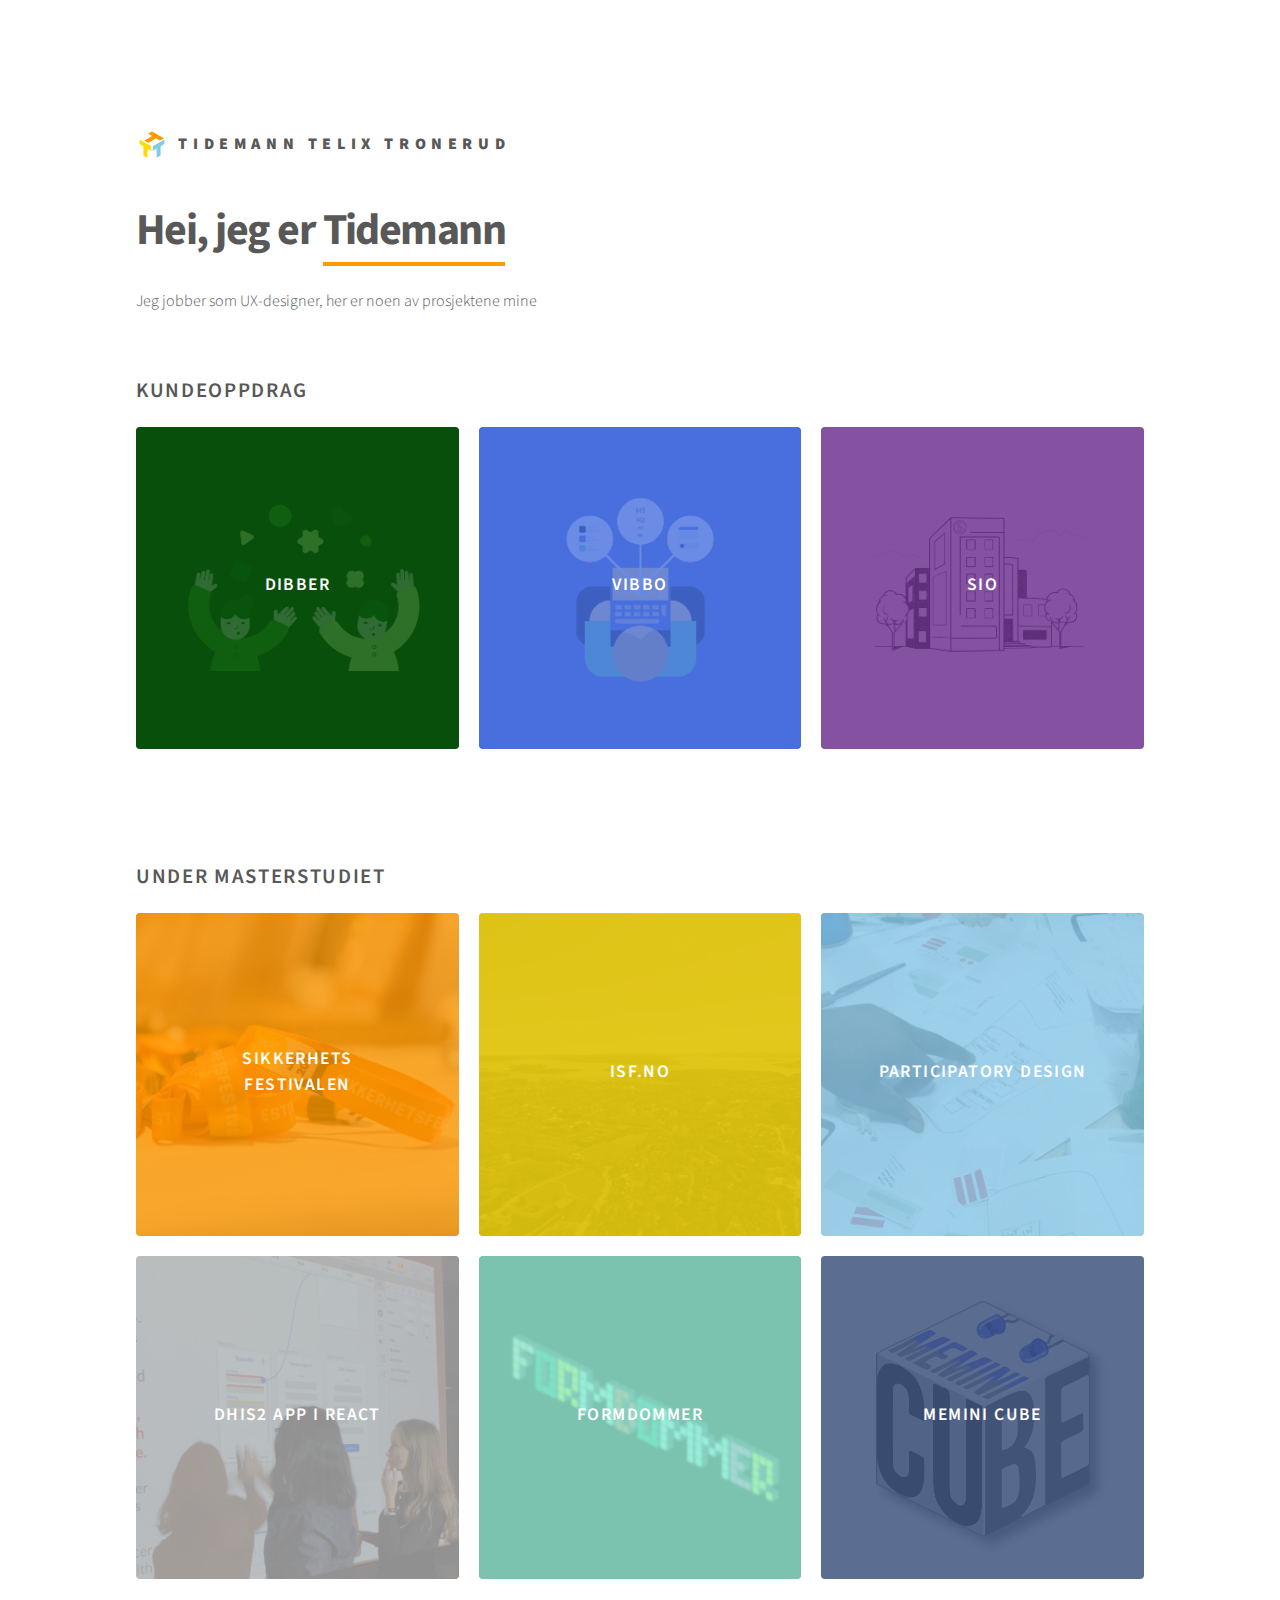
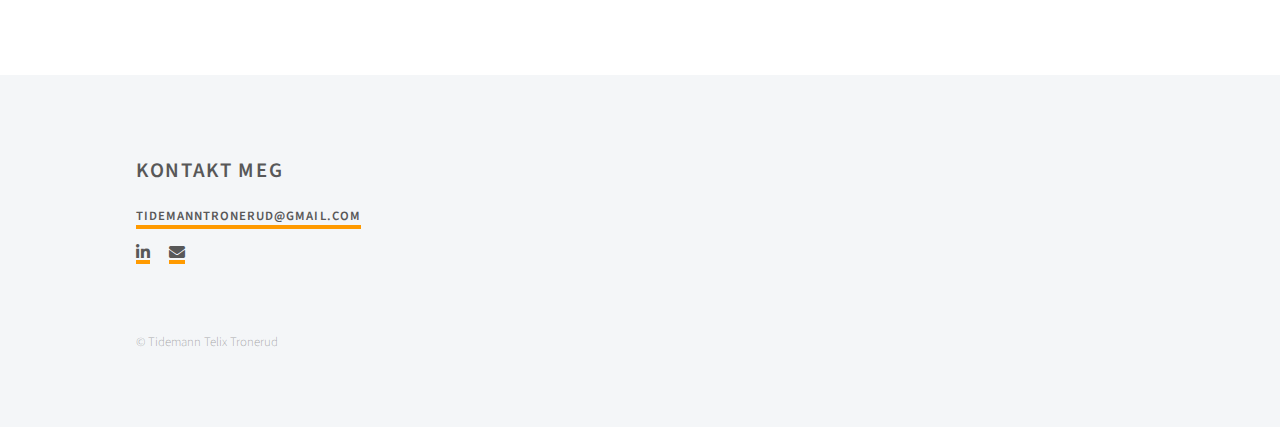
<file: index.html>
<!DOCTYPE HTML>
<!--
	Phantom by HTML5 UP
	html5up.net | @ajlkn
	Free for personal and commercial use under the CCA 3.0 license (html5up.net/license)
-->
<html>
	<head>
		<title>Tidemann Telix Tronerud</title>
		<meta charset="utf-8" />
		<meta name="viewport" content="width=device-width, initial-scale=1, user-scalable=no" />
		<link rel="stylesheet" href="assets/css/main.css" />
		<link rel="icon" href="/images/favicon.png" type="image/png">
		<noscript><link rel="stylesheet" href="assets/css/noscript.css" /></noscript>
	</head>
	<body class="is-preload">
		<!-- Wrapper -->
			<div id="wrapper">

				<!-- Header -->
					<header id="header">
						<div class="inner">

							<!-- Logo -->
								<a href="index.html" class="logo">
									<span class="symbol"><img src="images/logo.svg" alt="" /></span><span class="title">Tidemann Telix Tronerud</span>
								</a>

							<!-- Nav -->
							<!-- 
								<nav>
									<ul>
										<li><a href="#menu">Meny</a></li>
									</ul>
								</nav>
							-->
						</div>
					</header>

				<!-- Menu -->
					<nav id="menu">
						<h2>Meny</h2>
						<ul>
							<li><a href="index.html">Hjem</a></li>
						</ul>
					</nav>

				<!-- Main -->
					<div id="main">
						<div class="inner">
							<header>
								<h1>Hei, jeg er <a href="https://www.linkedin.com/in/tidemann-telix-tronerud-4684ba15a">Tidemann</a></h1>
								<p>Jeg jobber som UX-designer, her er noen av prosjektene mine</p>
							</header>
							<br>
							<h3>Kundeoppdrag</h3>
							<section class="tiles">
								<article class="style13">
									<span class="image">
										<img src="images/dibber1.png" alt="" />
									</span>
									<a href="dibber.html">
										<h2>Dibber</h2>
										<div class="content">
											<p>App- og webdesign for barnehagetjenesten Dibber</p>
										</div>
									</a>
								</article>
								<article class="style12">
									<span class="image">
										<img src="images/vibbo1.png" alt="" />
									</span>
									<a href="vibbo.html">
										<h2>Vibbo</h2>
										<div class="content">
											<p>Designsystem og nye tjenester for nabolagsappen Vibbo fra Obos</p>
										</div>
									</a>
								</article>
								<article class="style11">
									<span class="image">
										<img src="images/sio1.png" alt="" />
									</span>
									<a href="sio.html">
										<h2>SiO</h2>
										<div class="content">
											<p>Nye nettsider for Studentsamskipnaden i Oslo</p>
										</div>
									</a>
								</article>
							</section>
							
							<br>
							<br>
							<br>
							<br>
							
							<h3>Under masterstudiet</h3>
							<section class="tiles">
								<article class="style1">
									<span class="image">
										<img src="images/SikkerhetsFestivalen1.jpg" alt="" />
									</span>
									<a href="https://sikkerhetsfestivalen.no/grafisk-profil-2019">
											<h2>Sikkerhets</h2>
											<h2>festivalen</h2>
										<div class="content">
											<p>Design av nettside og grafisk innhold til Sikkerhetsfestivalen 2019</p>
										</div>
									</a>
								</article>
								<article class="style2">
									<span class="image">
										<img src="images/isfno.png" alt="" />
									</span>
									<a href="https://isf.no/">
										<h2>isf.no</h2>
										<div class="content">
											<p>Design av isf.no. Norsk Informasjonssikkerhetsforum (ISF) er en ideell organisasjon som arbeider med informasjonssikkerhet for medlemmene.</p>
										</div>
									</a>
								</article>
								<article class="style3">
									<span class="image">
										<img src="images/participatory1.jpg" alt="" />
									</span>
									<a href="participatory.html">
										<h2>Participatory design</h2>
										<div class="content">
											<p>Deltakende design med utvekslingsstudenter og Studentsamskipnaden i Oslo (SIO)</p>
										</div>
									</a>
								</article>
								<article class="style6">
									<span class="image">
										<img src="images/dhis.jpg" alt="" />
									</span>
									<a href="dhis2.html">
										<h2>DHIS2 app i react</h2>
										<div class="content">
											<p>Design og utvikling i React, html og css av en modul i District Health Information Software (DHIS)</p>
										</div>
									</a>
								</article>
								<article class="style9">
									<span class="image">
										<img src="images/formdommerBlur.png" alt="" />
									</span>
									<a href="formdommer.html">
										<h2>Formdommer</h2>
										<div class="content">
											<p>Prosjekt i interaksjonsdesign. Påvirker formen på AI hvordan du interagerer med det?</p>
										</div>
									</a>
								</article>
								<article class="style7">
									<span class="image">
										<img src="images/MeminiCube.png" alt="" />
									</span>
									<a href="Memini.html">
										<h2>Memini Cube</h2>
										<div class="content">
											<p>Prosjekt i bruksersentrert design</p>
										</div>
									</a>
								</article>
							</section>
						</div>
					</div>

				<!-- Footer -->
				<footer id="footer">
						<div class="inner">
							<section>
								<h3>Kontakt meg</h3>
								<h4><a href="mailto:tidemanntronerud@gmail.com">tidemanntronerud@gmail.com</a></h4>
								<ul class="icons">
										<li><a href="https://www.linkedin.com/in/tidemann-telix-tronerud-4684ba15a" class="fab fa-linkedin-in"><span class="label"></span></a></li>
										<li><a href="mailto:tidemanntronerud@gmail.com" class="fas fa-envelope"><span class="label"></span></a></li>
									</ul>
							</section>
							<ul class="copyright">
								<li>&copy; Tidemann Telix Tronerud</li>
							</ul>
						</div>
					</footer>

			</div>

		<!-- Scripts -->
			<script src="assets/js/jquery.min.js"></script>
			<script src="assets/js/browser.min.js"></script>
			<script src="assets/js/breakpoints.min.js"></script>
			<script src="assets/js/util.js"></script>
			<script src="assets/js/main.js"></script>

	</body>
</html>
</file>
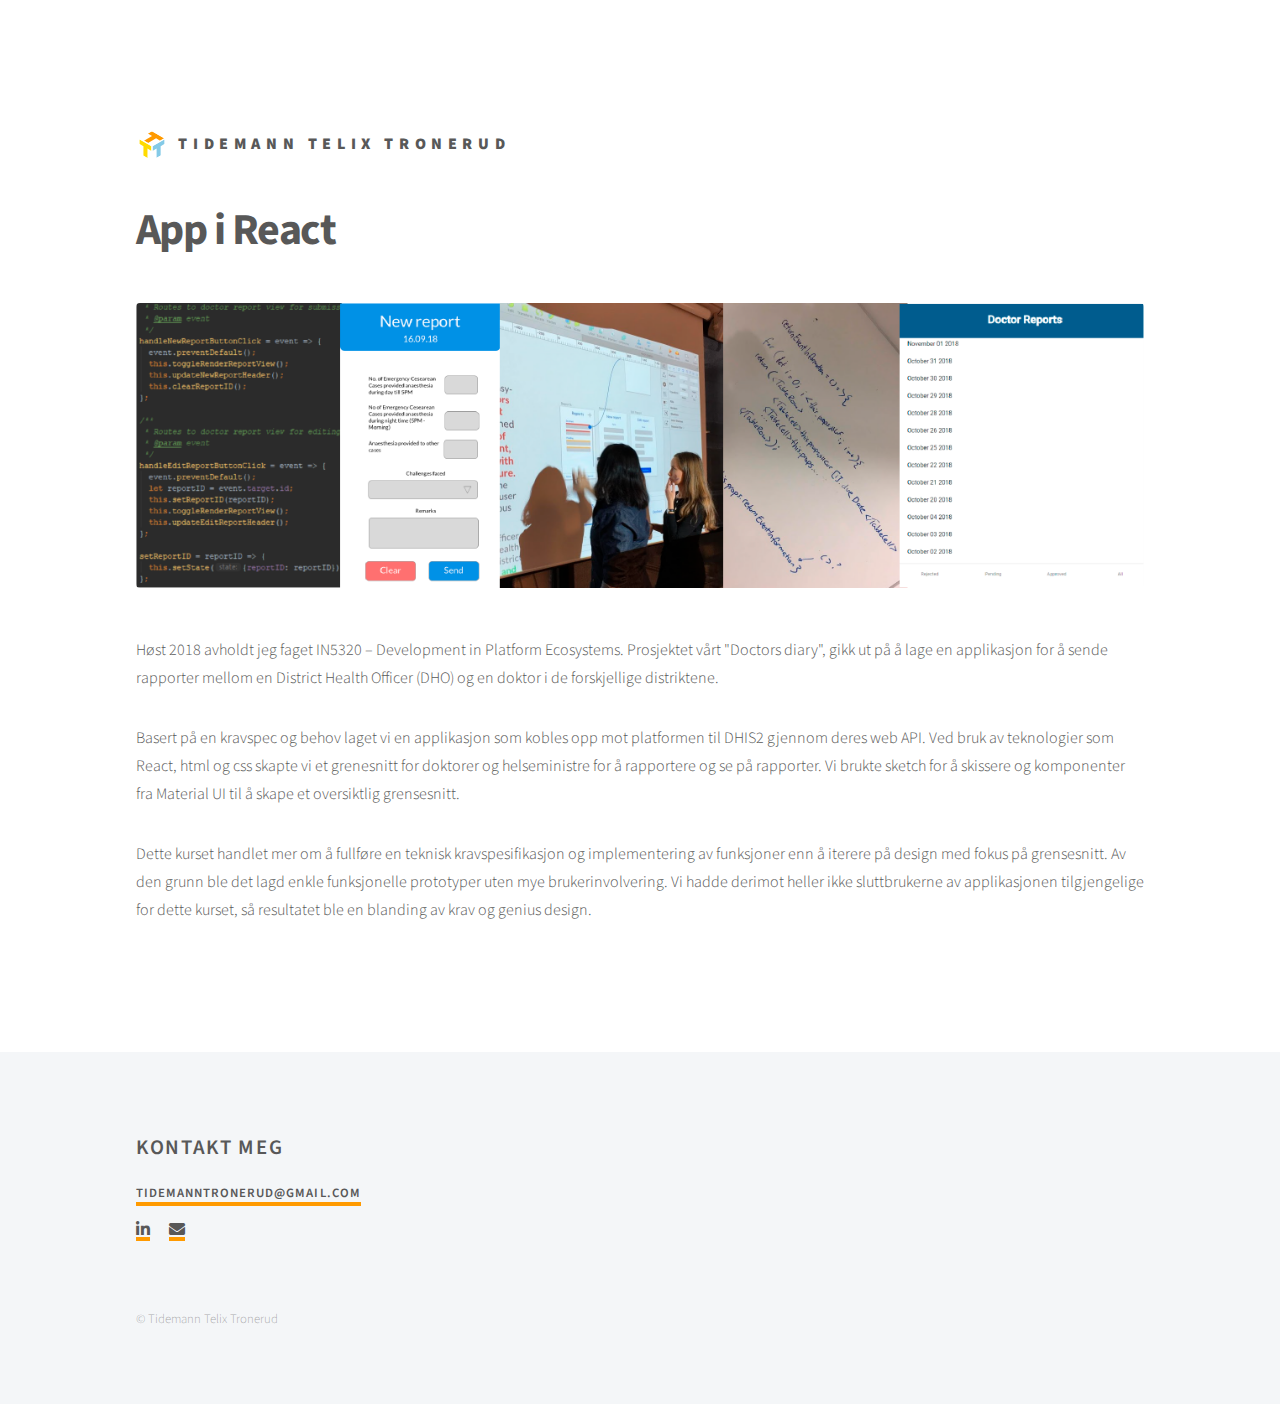
<file: dhis2.html>
<!DOCTYPE HTML>
<!--
	Phantom by HTML5 UP
	html5up.net | @ajlkn
	Free for personal and commercial use under the CCA 3.0 license (html5up.net/license)
-->
<html>
	<head>
		<title>Tidemann Telix Tronerud</title>
		<meta charset="utf-8" />
		<meta name="viewport" content="width=device-width, initial-scale=1, user-scalable=no" />
		<link rel="stylesheet" href="assets/css/main.css" />
		<noscript><link rel="stylesheet" href="assets/css/noscript.css" /></noscript>
	</head>
	<body class="is-preload">
		<!-- Wrapper -->
			<div id="wrapper">

				<!-- Header -->
					<header id="header">
						<div class="inner">

							<!-- Logo -->
								<a href="index.html" class="logo">
									<span class="symbol"><img src="images/logo.svg" alt="" /></span><span class="title">Tidemann Telix Tronerud</span>
								</a>

							<!-- Nav -->
							<!-- 
								<nav>
									<ul>
										<li><a href="#menu">Meny</a></li>
									</ul>
								</nav>
							-->

						</div>
					</header>

				<!-- Menu -->
					<nav id="menu">
						<h2>Meny</h2>
						<ul>
							<li><a href="index.html">Hjem</a></li>
						</ul>
					</nav>

				<!-- Main -->
					<div id="main">
						<div class="inner">
							<h1>App i React</h1>
							<span class="image main"><img src="images/dhisbanner.png" alt="" /></span>
							<p>Høst 2018 avholdt jeg faget IN5320 – Development in Platform Ecosystems. Prosjektet vårt "Doctors diary", gikk ut på å lage en applikasjon for å sende rapporter mellom en District Health Officer (DHO) og en doktor i de forskjellige distriktene.</p>
							<p>Basert på en kravspec og behov laget vi en applikasjon som kobles opp mot platformen til DHIS2 gjennom deres web API. Ved bruk av teknologier som React, html og css skapte vi et grenesnitt for doktorer og helseministre for å rapportere og se på rapporter. Vi brukte sketch for å skissere og komponenter fra Material UI til å skape et oversiktlig grensesnitt.</p>
							<p>Dette kurset handlet mer om å fullføre en teknisk kravspesifikasjon og implementering av funksjoner enn å iterere på design med fokus på grensesnitt. Av den grunn ble det lagd enkle funksjonelle prototyper uten mye brukerinvolvering. Vi hadde derimot heller ikke sluttbrukerne av applikasjonen tilgjengelige for dette kurset, så resultatet ble en blanding av krav og genius design.</p>
						</div>
					</div>

				<!-- Footer -->
				<footer id="footer">
						<div class="inner">
							<section>
								<h3>Kontakt meg</h3>
								<h4><a href="mailto:tidemanntronerud@gmail.com">tidemanntronerud@gmail.com</a></h4>
								<ul class="icons">
										<li><a href="https://www.linkedin.com/in/tidemann-telix-tronerud-4684ba15a" class="fab fa-linkedin-in"><span class="label"></span></a></li>
										<li><a href="mailto:tidemanntronerud@gmail.com" class="fas fa-envelope"><span class="label"></span></a></li>
									</ul>
							</section>
							<ul class="copyright">
								<li>&copy; Tidemann Telix Tronerud</li>
							</ul>
						</div>
					</footer>
			</div>

		<!-- Scripts -->
			<script src="assets/js/jquery.min.js"></script>
			<script src="assets/js/browser.min.js"></script>
			<script src="assets/js/breakpoints.min.js"></script>
			<script src="assets/js/util.js"></script>
			<script src="assets/js/main.js"></script>

	</body>
</html>
</file>
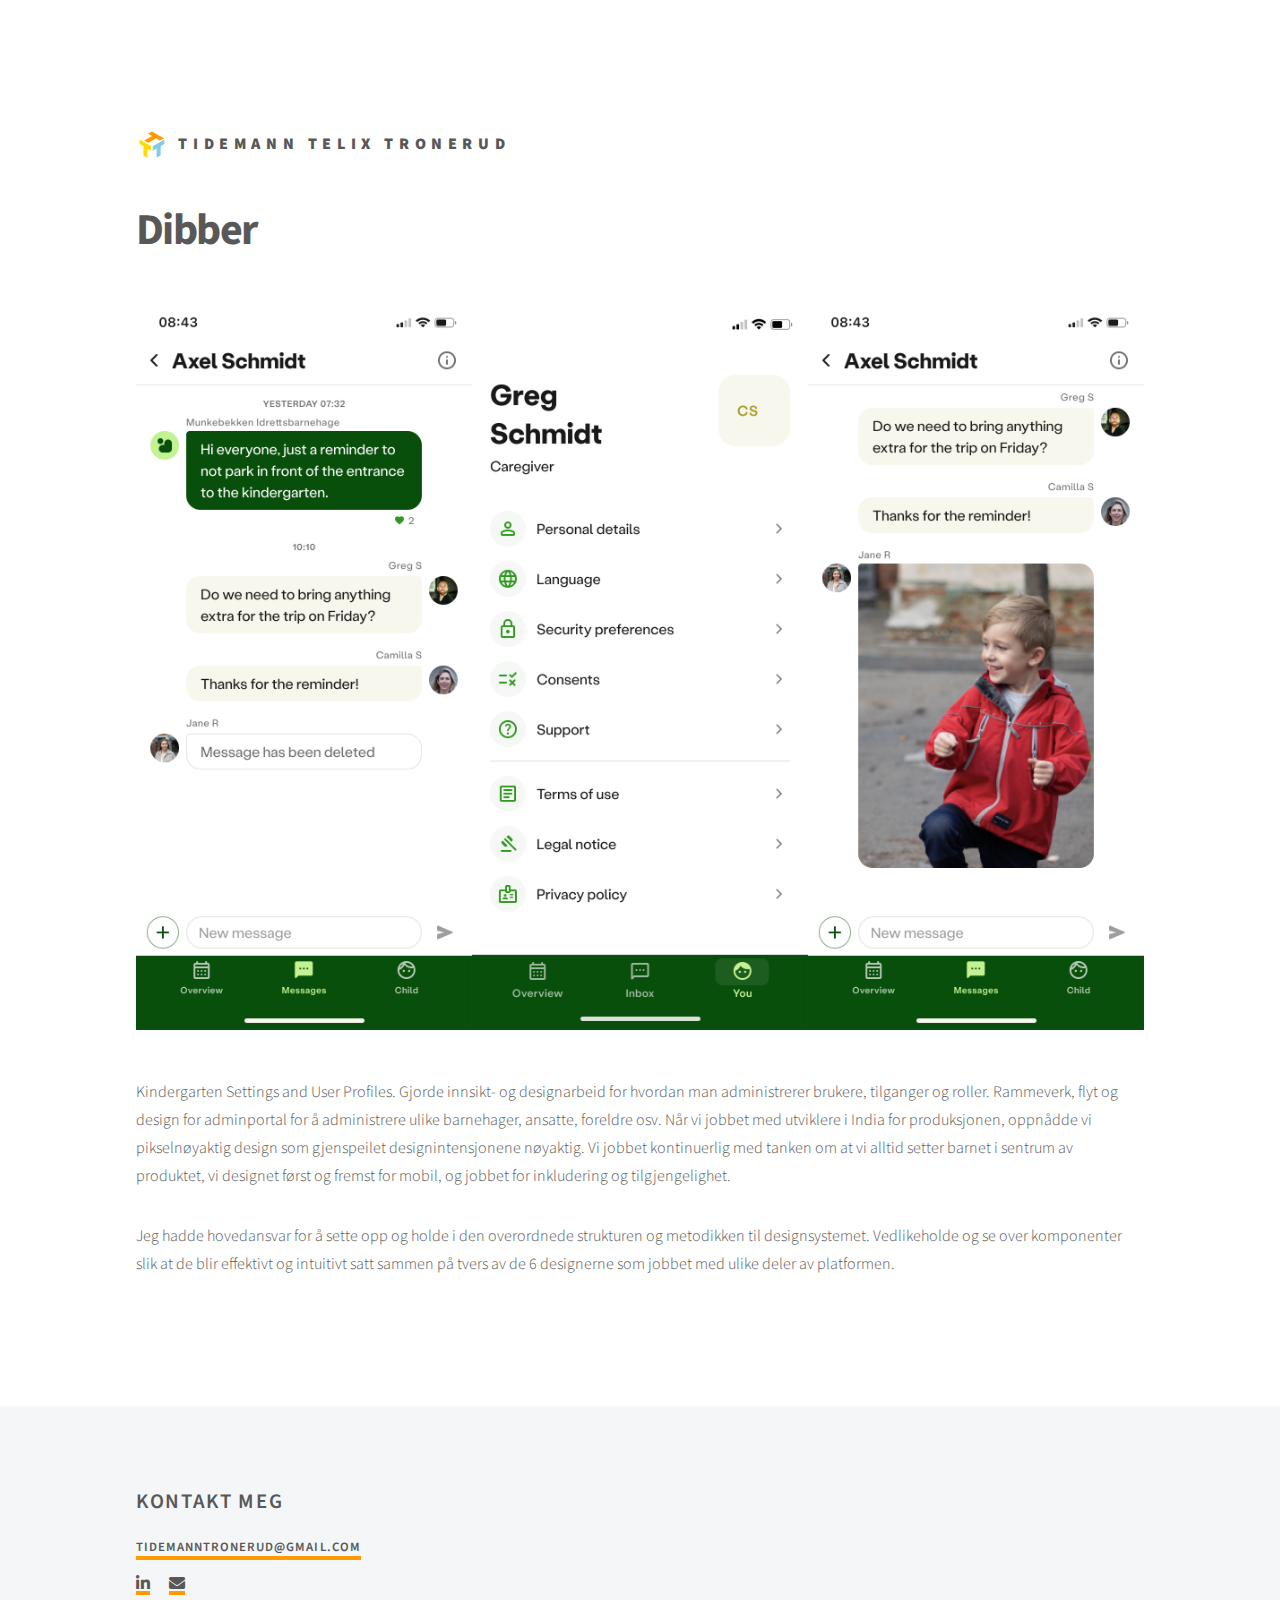
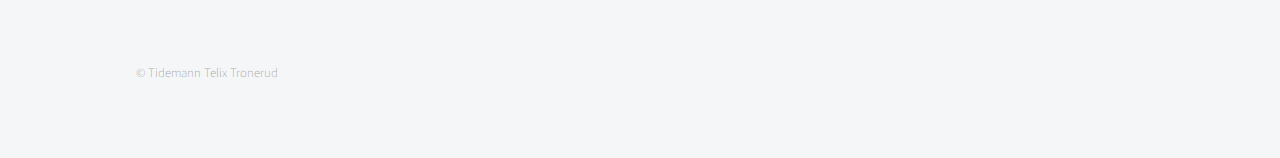
<file: dibber.html>
<!DOCTYPE HTML>
<!--
	Phantom by HTML5 UP
	html5up.net | @ajlkn
	Free for personal and commercial use under the CCA 3.0 license (html5up.net/license)
-->
<html>
	<head>
		<title>Tidemann Telix Tronerud</title>
		<meta charset="utf-8" />
		<meta name="viewport" content="width=device-width, initial-scale=1, user-scalable=no" />
		<link rel="stylesheet" href="assets/css/main.css" />
		<noscript><link rel="stylesheet" href="assets/css/noscript.css" /></noscript>
	</head>
	<body class="is-preload">
		<!-- Wrapper -->
			<div id="wrapper">

				<!-- Header -->
					<header id="header">
						<div class="inner">

							<!-- Logo -->
								<a href="index.html" class="logo">
									<span class="symbol"><img src="images/logo.svg" alt="" /></span><span class="title">Tidemann Telix Tronerud</span>
								</a>

							<!-- Nav -->
							<!-- 
								<nav>
									<ul>
										<li><a href="#menu">Meny</a></li>
									</ul>
								</nav>
							-->

						</div>
					</header>

				<!-- Menu -->
					<nav id="menu">
						<h2>Meny</h2>
						<ul>
							<li><a href="index.html">Hjem</a></li>
						</ul>
					</nav>

				<!-- Main -->
					<div id="main">
						<div class="inner">
							<h1>Dibber</h1>
							<span class="sio-images"><img src="images/dibber2.png" alt="" /><img src="images/dibber3.png" alt="" /><img src="images/dibber4.png" alt="" /></span>
							<p>Kindergarten Settings and User Profiles. Gjorde innsikt- og designarbeid for hvordan man administrerer brukere, tilganger og roller. Rammeverk, flyt og design for adminportal for å administrere ulike barnehager, ansatte, foreldre osv.  

Når vi jobbet med utviklere i India for produksjonen, oppnådde vi pikselnøyaktig design som gjenspeilet designintensjonene nøyaktig. Vi jobbet kontinuerlig med tanken om at vi alltid setter barnet i sentrum av produktet, vi designet først og fremst for mobil, og jobbet for inkludering og tilgjengelighet.</p>
						
							<p>Jeg hadde hovedansvar for å sette opp og holde i den overordnede strukturen og metodikken til designsystemet. Vedlikeholde og se over komponenter slik at de blir effektivt og intuitivt satt sammen på tvers av de 6 designerne som jobbet med ulike deler av platformen.</p>
						</div>
					</div>

				<!-- Footer -->
				<footer id="footer">
						<div class="inner">
							<section>
								<h3>Kontakt meg</h3>
								<h4><a href="mailto:tidemanntronerud@gmail.com">tidemanntronerud@gmail.com</a></h4>
								<ul class="icons">
										<li><a href="https://www.linkedin.com/in/tidemann-telix-tronerud-4684ba15a" class="fab fa-linkedin-in"><span class="label"></span></a></li>
										<li><a href="mailto:tidemanntronerud@gmail.com" class="fas fa-envelope"><span class="label"></span></a></li>
									</ul>
							</section>
							<ul class="copyright">
								<li>&copy; Tidemann Telix Tronerud</li>
							</ul>
						</div>
					</footer>
			</div>

		<!-- Scripts -->
			<script src="assets/js/jquery.min.js"></script>
			<script src="assets/js/browser.min.js"></script>
			<script src="assets/js/breakpoints.min.js"></script>
			<script src="assets/js/util.js"></script>
			<script src="assets/js/main.js"></script>

	</body>
</html>
</file>
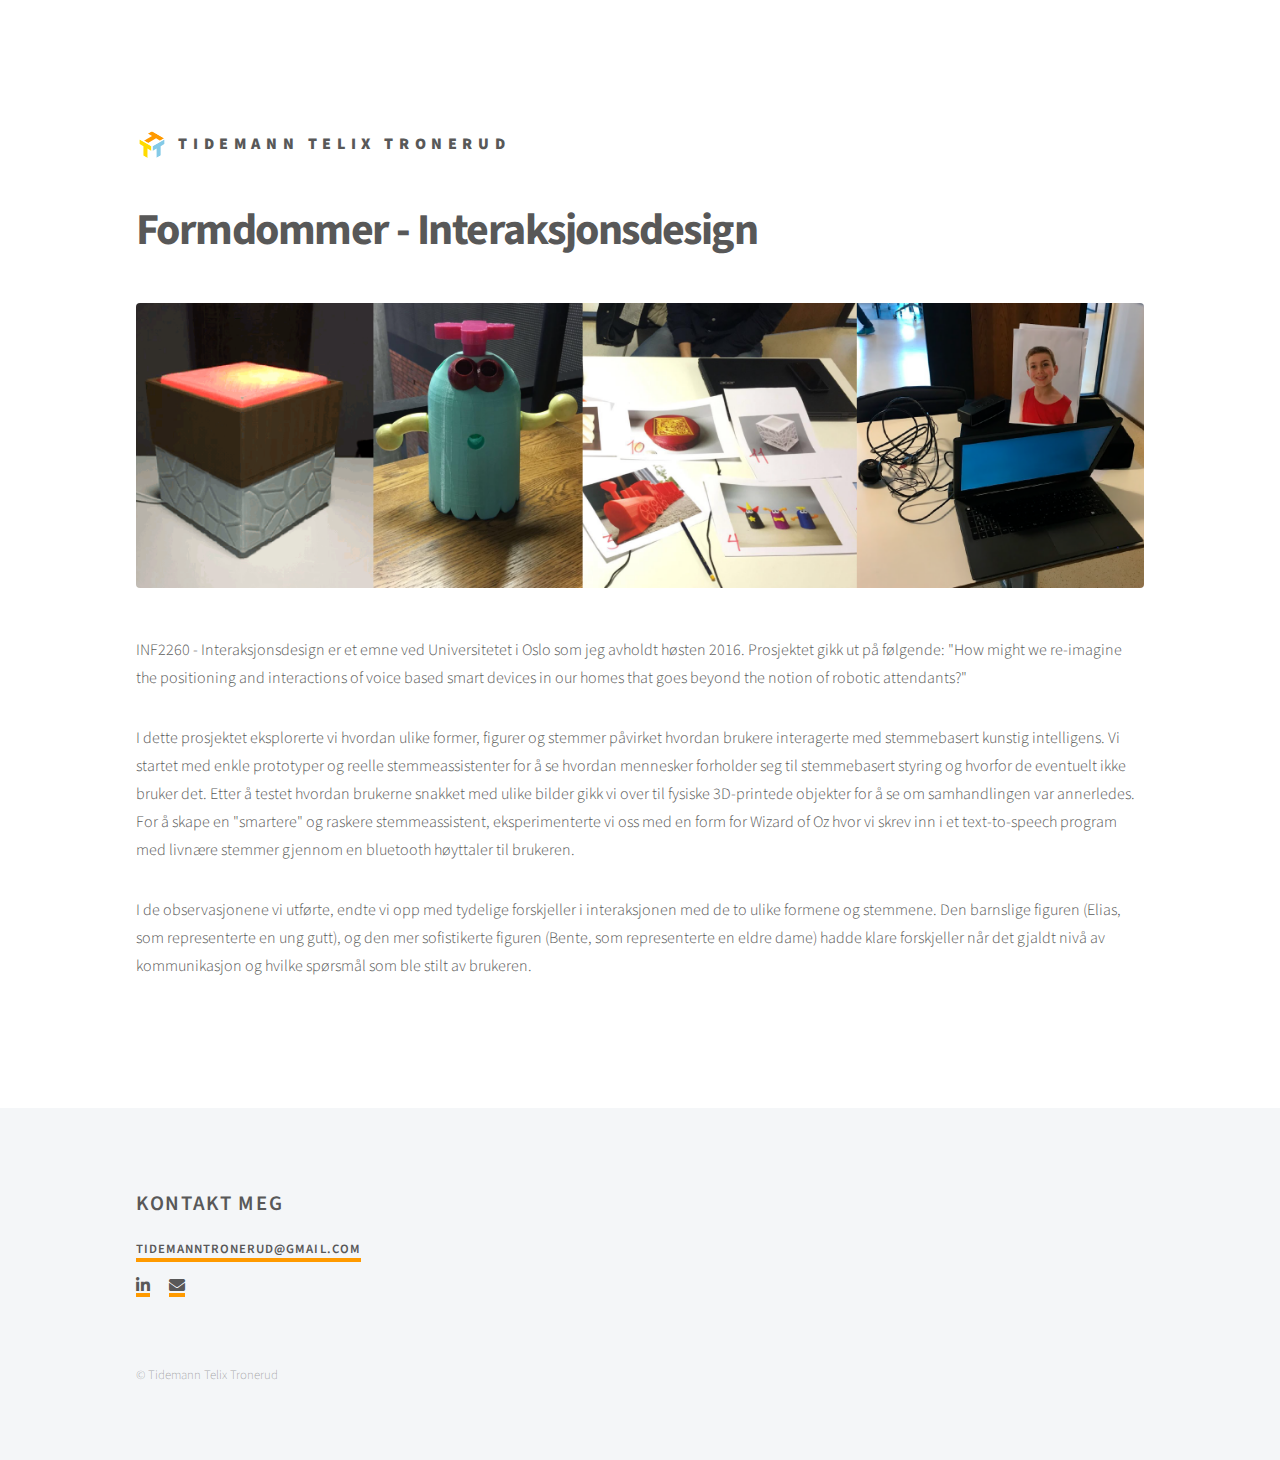
<file: formdommer.html>
<!DOCTYPE HTML>
<!--
	Phantom by HTML5 UP
	html5up.net | @ajlkn
	Free for personal and commercial use under the CCA 3.0 license (html5up.net/license)
-->
<html>
	<head>
		<title>Tidemann Telix Tronerud</title>
		<meta charset="utf-8" />
		<meta name="viewport" content="width=device-width, initial-scale=1, user-scalable=no" />
		<link rel="stylesheet" href="assets/css/main.css" />
		<noscript><link rel="stylesheet" href="assets/css/noscript.css" /></noscript>
	</head>
	<body class="is-preload">
		<!-- Wrapper -->
			<div id="wrapper">

				<!-- Header -->
					<header id="header">
						<div class="inner">

							<!-- Logo -->
								<a href="index.html" class="logo">
									<span class="symbol"><img src="images/logo.svg" alt="" /></span><span class="title">Tidemann Telix Tronerud</span>
								</a>

							<!-- Nav -->
							<!-- 
								<nav>
									<ul>
										<li><a href="#menu">Meny</a></li>
									</ul>
								</nav>
							-->

						</div>
					</header>

				<!-- Menu -->
					<nav id="menu">
						<h2>Meny</h2>
						<ul>
							<li><a href="index.html">Hjem</a></li>
						</ul>
					</nav>

				<!-- Main -->
					<div id="main">
						<div class="inner">
							<h1>Formdommer - Interaksjonsdesign</h1>
							<span class="image main"><img src="images/formdommerbanner.png" alt="" /></span>
							<p>INF2260 - Interaksjonsdesign er et emne ved Universitetet i Oslo som jeg avholdt høsten 2016. Prosjektet gikk ut på følgende: "How might we re-imagine the positioning and interactions of voice based smart devices in our homes that goes beyond the notion of robotic attendants?"</p>
							<p>I dette prosjektet eksplorerte vi hvordan ulike former, figurer og stemmer påvirket hvordan brukere interagerte med stemmebasert kunstig intelligens. Vi startet med enkle prototyper og reelle stemmeassistenter for å se hvordan mennesker forholder seg til stemmebasert styring og hvorfor de eventuelt ikke bruker det. Etter å testet hvordan brukerne snakket med ulike bilder gikk vi over til fysiske 3D-printede objekter for å se om samhandlingen var annerledes. For å skape en "smartere" og raskere stemmeassistent, eksperimenterte vi oss med en form for Wizard of Oz hvor vi skrev inn i et text-to-speech program med livnære stemmer gjennom en bluetooth høyttaler til brukeren.</p>
							<p>I de observasjonene vi utførte, endte vi opp med tydelige forskjeller i interaksjonen med de to ulike formene og stemmene. Den barnslige figuren (Elias, som representerte en ung gutt), og den mer sofistikerte figuren (Bente, som representerte en eldre dame) hadde klare forskjeller når det gjaldt nivå av kommunikasjon og hvilke spørsmål som ble stilt av brukeren.</p>
						</div>
					</div>

				<!-- Footer -->
				<footer id="footer">
						<div class="inner">
							<section>
								<h3>Kontakt meg</h3>
								<h4><a href="mailto:tidemanntronerud@gmail.com">tidemanntronerud@gmail.com</a></h4>
								<ul class="icons">
										<li><a href="https://www.linkedin.com/in/tidemann-telix-tronerud-4684ba15a" class="fab fa-linkedin-in"><span class="label"></span></a></li>
										<li><a href="mailto:tidemanntronerud@gmail.com" class="fas fa-envelope"><span class="label"></span></a></li>
									</ul>
							</section>
							<ul class="copyright">
								<li>&copy; Tidemann Telix Tronerud</li>
							</ul>
						</div>
					</footer>
			</div>

		<!-- Scripts -->
			<script src="assets/js/jquery.min.js"></script>
			<script src="assets/js/browser.min.js"></script>
			<script src="assets/js/breakpoints.min.js"></script>
			<script src="assets/js/util.js"></script>
			<script src="assets/js/main.js"></script>

	</body>
</html>
</file>
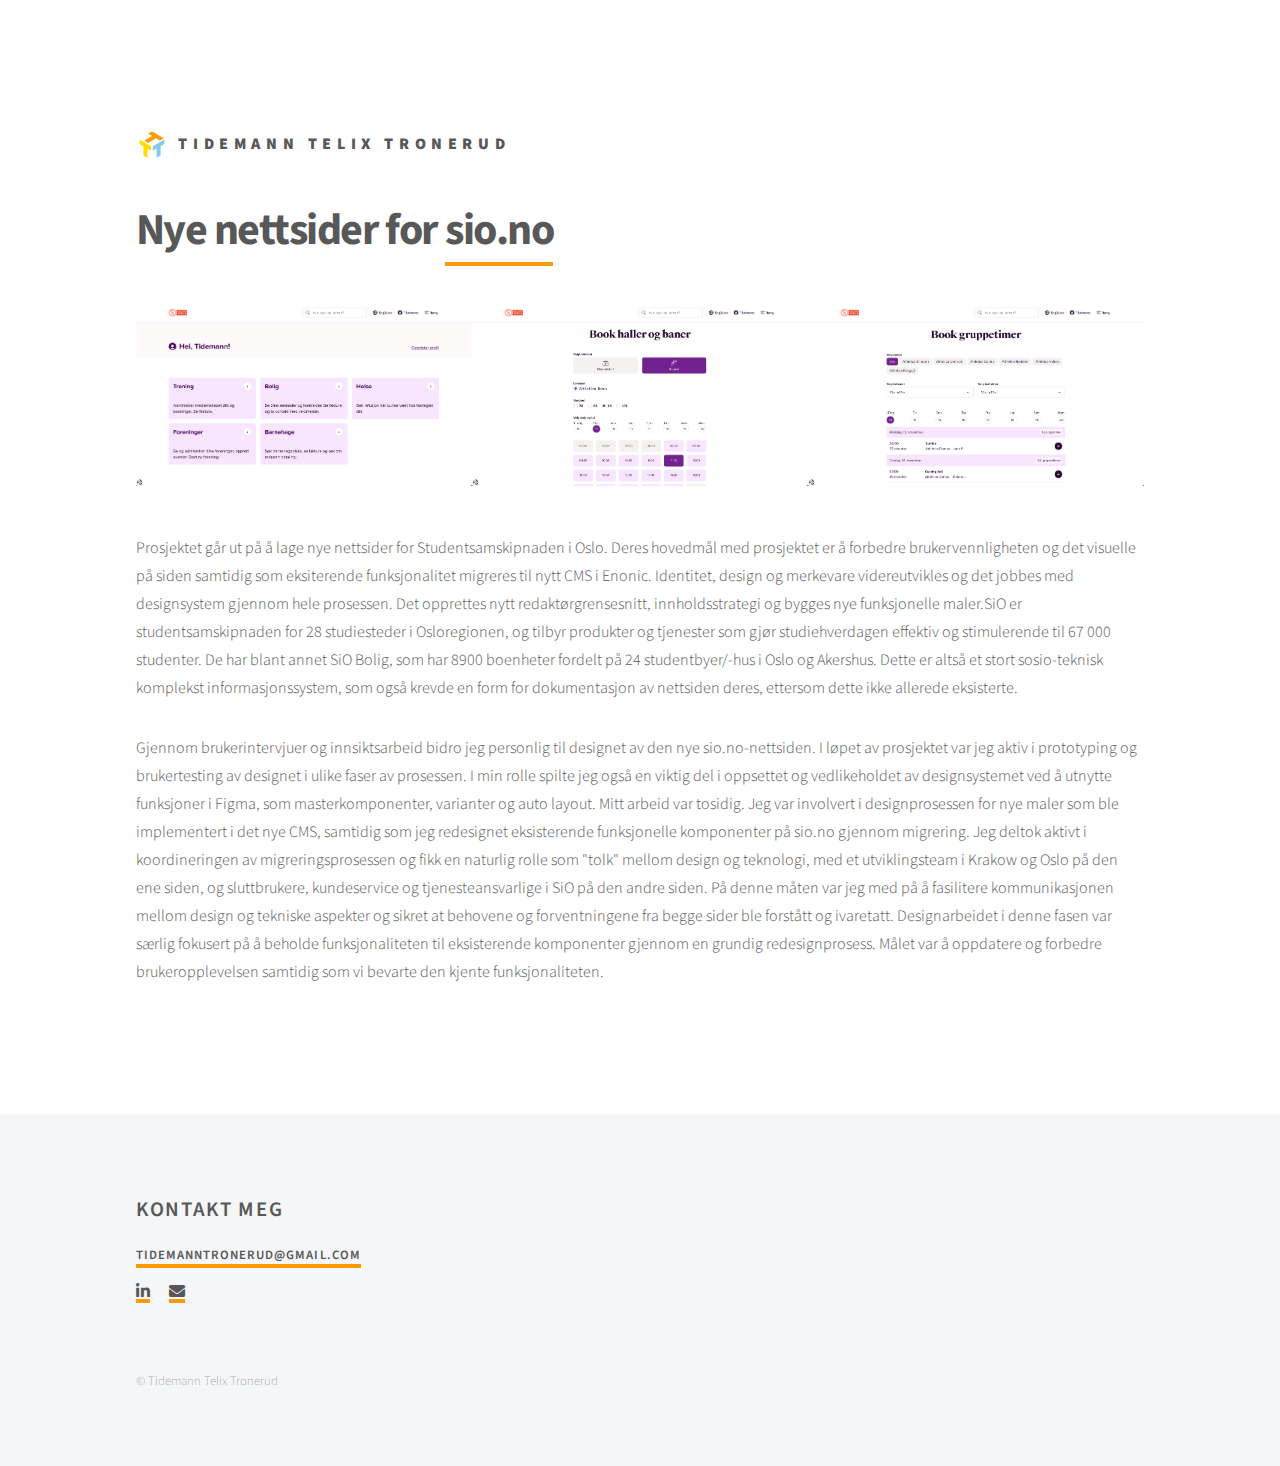
<file: sio.html>
<!DOCTYPE HTML>
<!--
	Phantom by HTML5 UP
	html5up.net | @ajlkn
	Free for personal and commercial use under the CCA 3.0 license (html5up.net/license)
-->
<html>
	<head>
		<title>Tidemann Telix Tronerud</title>
		<meta charset="utf-8" />
		<meta name="viewport" content="width=device-width, initial-scale=1, user-scalable=no" />
		<link rel="stylesheet" href="assets/css/main.css" />
		<noscript><link rel="stylesheet" href="assets/css/noscript.css" /></noscript>
	</head>
	<body class="is-preload">
		<!-- Wrapper -->
			<div id="wrapper">

				<!-- Header -->
					<header id="header">
						<div class="inner">

							<!-- Logo -->
								<a href="index.html" class="logo">
									<span class="symbol"><img src="images/logo.svg" alt="" /></span><span class="title">Tidemann Telix Tronerud</span>
								</a>

							<!-- Nav -->
							<!-- 
								<nav>
									<ul>
										<li><a href="#menu">Meny</a></li>
									</ul>
								</nav>
							-->

						</div>
					</header>

				<!-- Menu -->
					<nav id="menu">
						<h2>Meny</h2>
						<ul>
							<li><a href="index.html">Hjem</a></li>
						</ul>
					</nav>

				<!-- Main -->
					<div id="main">
						<div class="inner">
							<h1>Nye nettsider for <a href="https://www.sio.no">sio.no</a></h1>
							<span class="sio-images"><img src="images/sio2.png" alt="" /><img src="images/sio3.png" alt="" /><img src="images/sio4.png" alt="" /></span>
							<p>Prosjektet går ut på å lage nye nettsider for Studentsamskipnaden i Oslo. Deres hovedmål med prosjektet er å forbedre brukervennligheten og det visuelle på siden samtidig som eksiterende funksjonalitet migreres til nytt CMS i Enonic. Identitet, design og merkevare videreutvikles og det jobbes med designsystem gjennom hele prosessen. Det opprettes nytt redaktørgrensesnitt, innholdsstrategi og bygges nye funksjonelle maler.SiO er studentsamskipnaden for 28 studiesteder i Osloregionen, og tilbyr produkter og tjenester som gjør studiehverdagen effektiv og stimulerende til 67 000 studenter. De har blant annet SiO Bolig, som har  8900 boenheter fordelt på 24 studentbyer/-hus i Oslo og Akershus. Dette er altså et stort sosio-teknisk komplekst informasjonssystem, som også krevde en form for dokumentasjon av nettsiden deres, ettersom dette ikke allerede eksisterte. </p>
						
						
							<p>Gjennom brukerintervjuer og innsiktsarbeid bidro jeg personlig til designet av den nye sio.no-nettsiden. I løpet av prosjektet var jeg aktiv i prototyping og brukertesting av designet i ulike faser av prosessen. I min rolle spilte jeg også en viktig del i oppsettet og vedlikeholdet av designsystemet ved å utnytte funksjoner i Figma, som masterkomponenter, varianter og auto layout. Mitt arbeid var tosidig. Jeg var involvert i designprosessen for nye maler som ble implementert i det nye CMS, samtidig som jeg redesignet eksisterende funksjonelle komponenter på sio.no gjennom migrering. Jeg deltok aktivt i koordineringen av migreringsprosessen og fikk en naturlig rolle som "tolk" mellom design og teknologi, med et utviklingsteam i Krakow og Oslo på den ene siden, og sluttbrukere, kundeservice og tjenesteansvarlige i SiO på den andre siden. På denne måten var jeg med på å fasilitere kommunikasjonen mellom design og tekniske aspekter og sikret at behovene og forventningene fra begge sider ble forstått og ivaretatt. Designarbeidet i denne fasen var særlig fokusert på å beholde funksjonaliteten til eksisterende komponenter gjennom en grundig redesignprosess. Målet var å oppdatere og forbedre brukeropplevelsen samtidig som vi bevarte den kjente funksjonaliteten.</p>
						</div>
					</div>

				<!-- Footer -->
				<footer id="footer">
						<div class="inner">
							<section>
								<h3>Kontakt meg</h3>
								<h4><a href="mailto:tidemanntronerud@gmail.com">tidemanntronerud@gmail.com</a></h4>
								<ul class="icons">
										<li><a href="https://www.linkedin.com/in/tidemann-telix-tronerud-4684ba15a" class="fab fa-linkedin-in"><span class="label"></span></a></li>
										<li><a href="mailto:tidemanntronerud@gmail.com" class="fas fa-envelope"><span class="label"></span></a></li>
									</ul>
							</section>
							<ul class="copyright">
								<li>&copy; Tidemann Telix Tronerud</li>
							</ul>
						</div>
					</footer>
			</div>

		<!-- Scripts -->
			<script src="assets/js/jquery.min.js"></script>
			<script src="assets/js/browser.min.js"></script>
			<script src="assets/js/breakpoints.min.js"></script>
			<script src="assets/js/util.js"></script>
			<script src="assets/js/main.js"></script>

	</body>
</html>
</file>
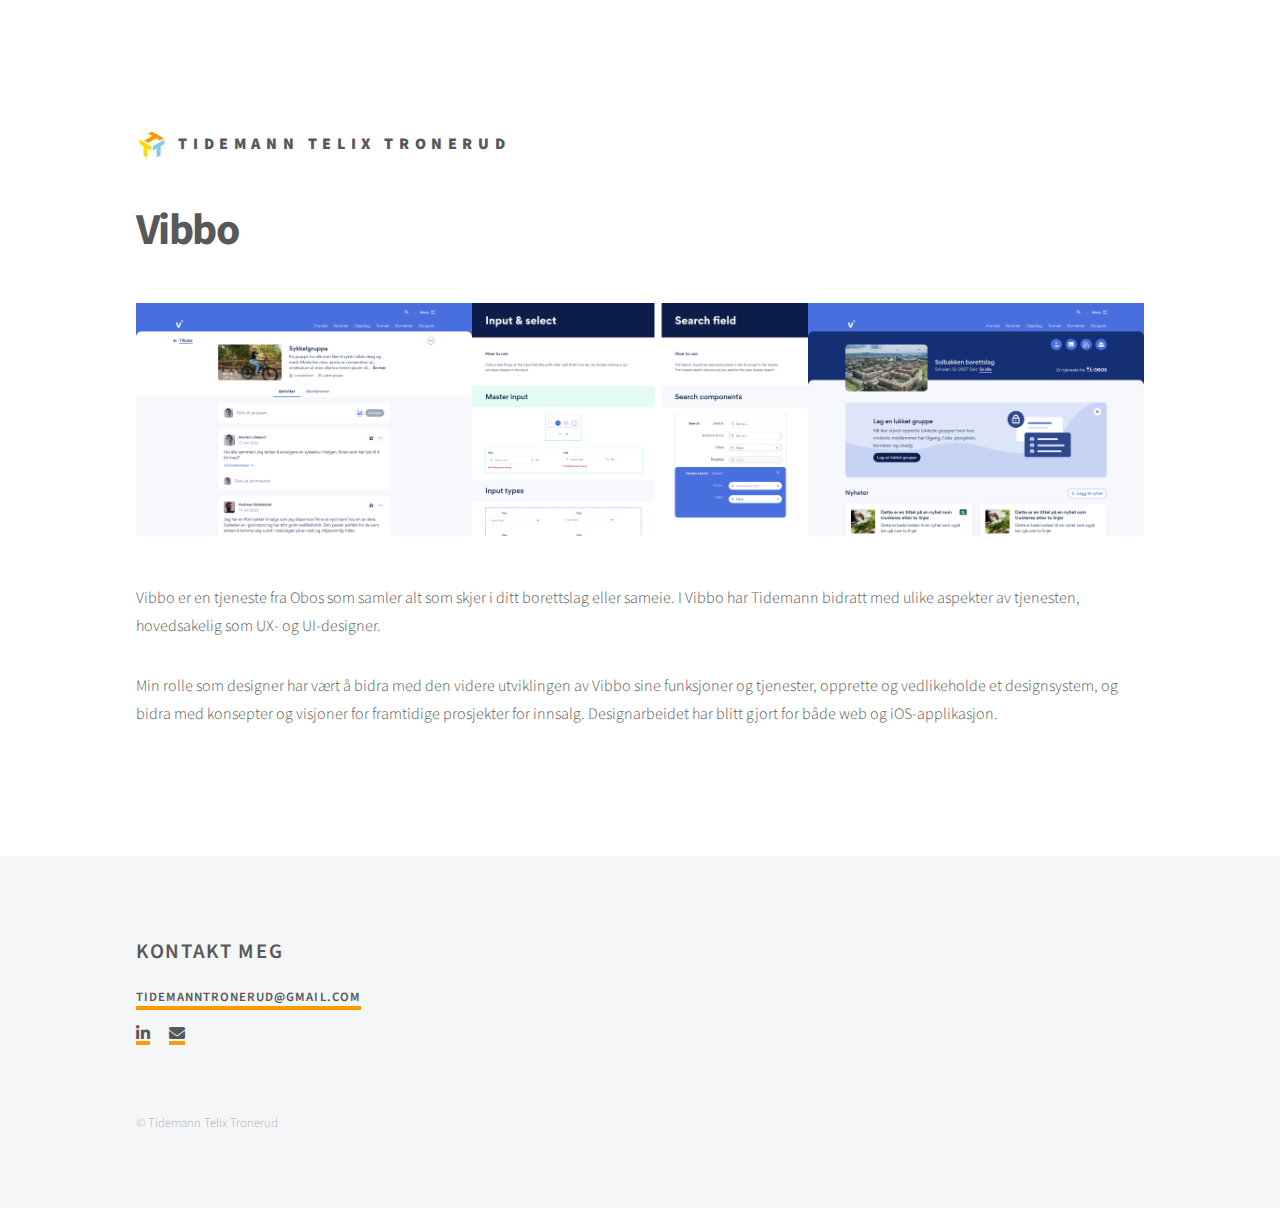
<file: vibbo.html>
<!DOCTYPE HTML>
<!--
	Phantom by HTML5 UP
	html5up.net | @ajlkn
	Free for personal and commercial use under the CCA 3.0 license (html5up.net/license)
-->
<html>
	<head>
		<title>Tidemann Telix Tronerud</title>
		<meta charset="utf-8" />
		<meta name="viewport" content="width=device-width, initial-scale=1, user-scalable=no" />
		<link rel="stylesheet" href="assets/css/main.css" />
		<noscript><link rel="stylesheet" href="assets/css/noscript.css" /></noscript>
	</head>
	<body class="is-preload">
		<!-- Wrapper -->
			<div id="wrapper">

				<!-- Header -->
					<header id="header">
						<div class="inner">

							<!-- Logo -->
								<a href="index.html" class="logo">
									<span class="symbol"><img src="images/logo.svg" alt="" /></span><span class="title">Tidemann Telix Tronerud</span>
								</a>

							<!-- Nav -->
							<!-- 
								<nav>
									<ul>
										<li><a href="#menu">Meny</a></li>
									</ul>
								</nav>
							-->

						</div>
					</header>

				<!-- Menu -->
					<nav id="menu">
						<h2>Meny</h2>
						<ul>
							<li><a href="index.html">Hjem</a></li>
						</ul>
					</nav>

				<!-- Main -->
					<div id="main">
						<div class="inner">
							<h1>Vibbo</h1>
							<span class="sio-images"><img src="images/vibbo2.png" alt="" /><img src="images/vibbo3.png" alt="" /><img src="images/vibbo4.png" alt="" /></span>
							<p>Vibbo er en tjeneste fra Obos som samler alt som skjer i ditt borettslag eller sameie. I Vibbo har Tidemann bidratt med ulike aspekter av tjenesten, hovedsakelig som UX- og UI-designer. </p>
							
							<p>Min rolle som designer har vært å bidra med den videre utviklingen av Vibbo sine funksjoner og tjenester, opprette og vedlikeholde et designsystem, og bidra med konsepter og visjoner for framtidige prosjekter for innsalg. Designarbeidet har blitt gjort for både web og iOS-applikasjon.</p>
						</div>
					</div>

				<!-- Footer -->
				<footer id="footer">
						<div class="inner">
							<section>
								<h3>Kontakt meg</h3>
								<h4><a href="mailto:tidemanntronerud@gmail.com">tidemanntronerud@gmail.com</a></h4>
								<ul class="icons">
										<li><a href="https://www.linkedin.com/in/tidemann-telix-tronerud-4684ba15a" class="fab fa-linkedin-in"><span class="label"></span></a></li>
										<li><a href="mailto:tidemanntronerud@gmail.com" class="fas fa-envelope"><span class="label"></span></a></li>
									</ul>
							</section>
							<ul class="copyright">
								<li>&copy; Tidemann Telix Tronerud</li>
							</ul>
						</div>
					</footer>
			</div>

		<!-- Scripts -->
			<script src="assets/js/jquery.min.js"></script>
			<script src="assets/js/browser.min.js"></script>
			<script src="assets/js/breakpoints.min.js"></script>
			<script src="assets/js/util.js"></script>
			<script src="assets/js/main.js"></script>

	</body>
</html>
</file>
<file: assets/css/noscript.css>
/*
	Phantom by HTML5 UP
	html5up.net | @ajlkn
	Free for personal and commercial use under the CCA 3.0 license (html5up.net/license)
*/

/* Tiles */

	body.is-preload .tiles article {
		-moz-transform: none;
		-webkit-transform: none;
		-ms-transform: none;
		transform: none;
		opacity: 1;
	}
</file>
<file: assets/css/main.css>
@import url(fontawesome-all.min.css);
@import url("https://fonts.googleapis.com/css?family=Source+Sans+Pro:300,700,900");

/*
	Phantom by HTML5 UP
	html5up.net | @ajlkn
	Free for personal and commercial use under the CCA 3.0 license (html5up.net/license)
*/

html, body, div, span, applet, object,
iframe, h1, h2, h3, h4, h5, h6, p, blockquote,
pre, a, abbr, acronym, address, big, cite,
code, del, dfn, em, img, ins, kbd, q, s, samp,
small, strike, strong, sub, sup, tt, var, b,
u, i, center, dl, dt, dd, ol, ul, li, fieldset,
form, label, legend, table, caption, tbody,
tfoot, thead, tr, th, td, article, aside,
canvas, details, embed, figure, figcaption,
footer, header, hgroup, menu, nav, output, ruby,
section, summary, time, mark, audio, video {
	margin: 0;
	padding: 0;
	border: 0;
	font-size: 100%;
	font: inherit;
	vertical-align: baseline;}

article, aside, details, figcaption, figure,
footer, header, hgroup, menu, nav, section {
	display: block;}

body {
	line-height: 1;
}

ol, ul {
	list-style: none;
}

blockquote, q {
	quotes: none;
}

	blockquote:before, blockquote:after, q:before, q:after {
		content: '';
		content: none;
	}

table {
	border-collapse: collapse;
	border-spacing: 0;
}

body {
	-webkit-text-size-adjust: none;
}

mark {
	background-color: transparent;
	color: inherit;
}

input::-moz-focus-inner {
	border: 0;
	padding: 0;
}

input, select, textarea {
	-moz-appearance: none;
	-webkit-appearance: none;
	-ms-appearance: none;
	appearance: none;
}

/* Basic */

	@-ms-viewport {
		width: device-width;
	}

	body {
		-ms-overflow-style: scrollbar;
	}

	@media screen and (max-width: 480px) {

		html, body {
			min-width: 320px;
		}

	}

	html {
		box-sizing: border-box;
	}

	*, *:before, *:after {
		box-sizing: inherit;
	}

	body {
		background: #ffffff;
	}

		body.is-preload *, body.is-preload *:before, body.is-preload *:after {
			-moz-animation: none !important;
			-webkit-animation: none !important;
			-ms-animation: none !important;
			animation: none !important;
			-moz-transition: none !important;
			-webkit-transition: none !important;
			-ms-transition: none !important;
			transition: none !important;
		}

/* Type */

	body, input, select, textarea {
		color: #585858;
		font-family: "Source Sans Pro", Helvetica, sans-serif;
		font-size: 16pt;
		font-weight: 300;
		line-height: 1.75;
	}

		@media screen and (max-width: 1680px) {

			body, input, select, textarea {
				font-size: 14pt;
			}

		}

		@media screen and (max-width: 1280px) {

			body, input, select, textarea {
				font-size: 12pt;
			}

		}

	a {
		-moz-transition: border-bottom-color 0.2s ease, color 0.2s ease;
		-webkit-transition: border-bottom-color 0.2s ease, color 0.2s ease;
		-ms-transition: border-bottom-color 0.2s ease, color 0.2s ease;
		transition: border-bottom-color 0.2s ease, color 0.2s ease;
		text-decoration: none;
		color: #585858;
		border-bottom: solid 4px #ff9a00;
	}

		a:hover {
			border-bottom-color: transparent;
			color: #ff9a00 !important;
		}

	strong, b {
		font-weight: 900;
	}

	em, i {
		font-style: italic;
	}

	p {
		margin: 0 0 2em 0;
	}

	h1 {
		font-size: 2.75em;
		font-weight: 700;
		line-height: 1.3;
		margin: 0 0 1em 0;
		letter-spacing: -0.035em;
	}

		h1 a {
			color: inherit;
			
		}

		@media screen and (max-width: 736px) {

			h1 {
				font-size: 2em;
				margin: 0 0 1em 0;
			}

		}

		@media screen and (max-width: 360px) {

			h1 {
				font-size: 1.75em;
			}

		}

	h2, h3, h4, h5, h6 {
		font-weight: 600;
		line-height: 1.5;
		margin: 0 0 1em 0;
		text-transform: uppercase;
		letter-spacing: 0.08em;
	}

		h2 a, h3 a, h4 a, h5 a, h6 a {
			color: inherit;
		}

	h2 {
		font-size: 1.1em;
	}

	h3 {
		font-size: 1.3em;
	}

	h4 {
		font-size: 0.8em;
	}

	h5 {
		font-size: 0.8em;
	}

	h6 {
		font-size: 0.8em;
	}

	@media screen and (max-width: 980px) {

		h1 br, h2 br, h3 br, h4 br, h5 br, h6 br {
			display: none;
		}

	}

	@media screen and (max-width: 736px) {

		h2 {
			font-size: 1em;
		}

		h3 {
			font-size: 1.3em;
		}

	}

	sub {
		font-size: 0.8em;
		position: relative;
		top: 0.5em;
	}

	sup {
		font-size: 0.8em;
		position: relative;
		top: -0.5em;
	}

	blockquote {
		border-left: solid 4px #c9c9c9;
		font-style: italic;
		margin: 0 0 2em 0;
		padding: 0.5em 0 0.5em 2em;
	}

	code {
		background: rgba(144, 144, 144, 0.075);
		border-radius: 4px;
		border: solid 1px #c9c9c9;
		font-family: "Courier New", monospace;
		font-size: 0.9em;
		margin: 0 0.25em;
		padding: 0.25em 0.65em;
	}

	pre {
		-webkit-overflow-scrolling: touch;
		font-family: "Courier New", monospace;
		font-size: 0.9em;
		margin: 0 0 2em 0;
	}

		pre code {
			display: block;
			line-height: 1.75;
			padding: 1em 1.5em;
			overflow-x: auto;
		}

	hr {
		border: 0;
		border-bottom: solid 1px #c9c9c9;
		margin: 2em 0;
	}

		hr.major {
			margin: 3em 0;
		}

	.align-left {
		text-align: left;
	}

	.align-center {
		text-align: center;
	}

	.align-right {
		text-align: right;
	}

/* Row */

	.row {
		display: flex;
		flex-wrap: wrap;
		box-sizing: border-box;
		align-items: stretch;
	}

		.row > * {
			box-sizing: border-box;
		}

		.row.gtr-uniform > * > :last-child {
			margin-bottom: 0;
		}

		.row.aln-left {
			justify-content: flex-start;
		}

		.row.aln-center {
			justify-content: center;
		}

		.row.aln-right {
			justify-content: flex-end;
		}

		.row.aln-top {
			align-items: flex-start;
		}

		.row.aln-middle {
			align-items: center;
		}

		.row.aln-bottom {
			align-items: flex-end;
		}

		.row > .imp {
			order: -1;
		}

		.row > .col-1 {
			width: 8.33333%;
		}

		.row > .off-1 {
			margin-left: 8.33333%;
		}

		.row > .col-2 {
			width: 16.66667%;
		}

		.row > .off-2 {
			margin-left: 16.66667%;
		}

		.row > .col-3 {
			width: 25%;
		}

		.row > .off-3 {
			margin-left: 25%;
		}

		.row > .col-4 {
			width: 33.33333%;
		}

		.row > .off-4 {
			margin-left: 33.33333%;
		}

		.row > .col-5 {
			width: 41.66667%;
		}

		.row > .off-5 {
			margin-left: 41.66667%;
		}

		.row > .col-6 {
			width: 50%;
		}

		.row > .off-6 {
			margin-left: 50%;
		}

		.row > .col-7 {
			width: 58.33333%;
		}

		.row > .off-7 {
			margin-left: 58.33333%;
		}

		.row > .col-8 {
			width: 66.66667%;
		}

		.row > .off-8 {
			margin-left: 66.66667%;
		}

		.row > .col-9 {
			width: 75%;
		}

		.row > .off-9 {
			margin-left: 75%;
		}

		.row > .col-10 {
			width: 83.33333%;
		}

		.row > .off-10 {
			margin-left: 83.33333%;
		}

		.row > .col-11 {
			width: 91.66667%;
		}

		.row > .off-11 {
			margin-left: 91.66667%;
		}

		.row > .col-12 {
			width: 100%;
		}

		.row > .off-12 {
			margin-left: 100%;
		}

		.row.gtr-0 {
			margin-top: 0;
			margin-left: 0em;
		}

			.row.gtr-0 > * {
				padding: 0 0 0 0em;
			}

			.row.gtr-0.gtr-uniform {
				margin-top: 0em;
			}

				.row.gtr-0.gtr-uniform > * {
					padding-top: 0em;
				}

		.row.gtr-25 {
			margin-top: 0;
			margin-left: -0.5em;
		}

			.row.gtr-25 > * {
				padding: 0 0 0 0.5em;
			}

			.row.gtr-25.gtr-uniform {
				margin-top: -0.5em;
			}

				.row.gtr-25.gtr-uniform > * {
					padding-top: 0.5em;
				}

		.row.gtr-50 {
			margin-top: 0;
			margin-left: -1em;
		}

			.row.gtr-50 > * {
				padding: 0 0 0 1em;
			}

			.row.gtr-50.gtr-uniform {
				margin-top: -1em;
			}

				.row.gtr-50.gtr-uniform > * {
					padding-top: 1em;
				}

		.row {
			margin-top: 0;
			margin-left: -2em;
		}

			.row > * {
				padding: 0 0 0 2em;
			}

			.row.gtr-uniform {
				margin-top: -2em;
			}

				.row.gtr-uniform > * {
					padding-top: 2em;
				}

		.row.gtr-150 {
			margin-top: 0;
			margin-left: -3em;
		}

			.row.gtr-150 > * {
				padding: 0 0 0 3em;
			}

			.row.gtr-150.gtr-uniform {
				margin-top: -3em;
			}

				.row.gtr-150.gtr-uniform > * {
					padding-top: 3em;
				}

		.row.gtr-200 {
			margin-top: 0;
			margin-left: -4em;
		}

			.row.gtr-200 > * {
				padding: 0 0 0 4em;
			}

			.row.gtr-200.gtr-uniform {
				margin-top: -4em;
			}

				.row.gtr-200.gtr-uniform > * {
					padding-top: 4em;
				}

		@media screen and (max-width: 1680px) {

			.row {
				display: flex;
				flex-wrap: wrap;
				box-sizing: border-box;
				align-items: stretch;
			}

				.row > * {
					box-sizing: border-box;
				}

				.row.gtr-uniform > * > :last-child {
					margin-bottom: 0;
				}

				.row.aln-left {
					justify-content: flex-start;
				}

				.row.aln-center {
					justify-content: center;
				}

				.row.aln-right {
					justify-content: flex-end;
				}

				.row.aln-top {
					align-items: flex-start;
				}

				.row.aln-middle {
					align-items: center;
				}

				.row.aln-bottom {
					align-items: flex-end;
				}

				.row > .imp-xlarge {
					order: -1;
				}

				.row > .col-1-xlarge {
					width: 8.33333%;
				}

				.row > .off-1-xlarge {
					margin-left: 8.33333%;
				}

				.row > .col-2-xlarge {
					width: 16.66667%;
				}

				.row > .off-2-xlarge {
					margin-left: 16.66667%;
				}

				.row > .col-3-xlarge {
					width: 25%;
				}

				.row > .off-3-xlarge {
					margin-left: 25%;
				}

				.row > .col-4-xlarge {
					width: 33.33333%;
				}

				.row > .off-4-xlarge {
					margin-left: 33.33333%;
				}

				.row > .col-5-xlarge {
					width: 41.66667%;
				}

				.row > .off-5-xlarge {
					margin-left: 41.66667%;
				}

				.row > .col-6-xlarge {
					width: 50%;
				}

				.row > .off-6-xlarge {
					margin-left: 50%;
				}

				.row > .col-7-xlarge {
					width: 58.33333%;
				}

				.row > .off-7-xlarge {
					margin-left: 58.33333%;
				}

				.row > .col-8-xlarge {
					width: 66.66667%;
				}

				.row > .off-8-xlarge {
					margin-left: 66.66667%;
				}

				.row > .col-9-xlarge {
					width: 75%;
				}

				.row > .off-9-xlarge {
					margin-left: 75%;
				}

				.row > .col-10-xlarge {
					width: 83.33333%;
				}

				.row > .off-10-xlarge {
					margin-left: 83.33333%;
				}

				.row > .col-11-xlarge {
					width: 91.66667%;
				}

				.row > .off-11-xlarge {
					margin-left: 91.66667%;
				}

				.row > .col-12-xlarge {
					width: 100%;
				}

				.row > .off-12-xlarge {
					margin-left: 100%;
				}

				.row.gtr-0 {
					margin-top: 0;
					margin-left: 0em;
				}

					.row.gtr-0 > * {
						padding: 0 0 0 0em;
					}

					.row.gtr-0.gtr-uniform {
						margin-top: 0em;
					}

						.row.gtr-0.gtr-uniform > * {
							padding-top: 0em;
						}

				.row.gtr-25 {
					margin-top: 0;
					margin-left: -0.5em;
				}

					.row.gtr-25 > * {
						padding: 0 0 0 0.5em;
					}

					.row.gtr-25.gtr-uniform {
						margin-top: -0.5em;
					}

						.row.gtr-25.gtr-uniform > * {
							padding-top: 0.5em;
						}

				.row.gtr-50 {
					margin-top: 0;
					margin-left: -1em;
				}

					.row.gtr-50 > * {
						padding: 0 0 0 1em;
					}

					.row.gtr-50.gtr-uniform {
						margin-top: -1em;
					}

						.row.gtr-50.gtr-uniform > * {
							padding-top: 1em;
						}

				.row {
					margin-top: 0;
					margin-left: -2em;
				}

					.row > * {
						padding: 0 0 0 2em;
					}

					.row.gtr-uniform {
						margin-top: -2em;
					}

						.row.gtr-uniform > * {
							padding-top: 2em;
						}

				.row.gtr-150 {
					margin-top: 0;
					margin-left: -3em;
				}

					.row.gtr-150 > * {
						padding: 0 0 0 3em;
					}

					.row.gtr-150.gtr-uniform {
						margin-top: -3em;
					}

						.row.gtr-150.gtr-uniform > * {
							padding-top: 3em;
						}

				.row.gtr-200 {
					margin-top: 0;
					margin-left: -4em;
				}

					.row.gtr-200 > * {
						padding: 0 0 0 4em;
					}

					.row.gtr-200.gtr-uniform {
						margin-top: -4em;
					}

						.row.gtr-200.gtr-uniform > * {
							padding-top: 4em;
						}

		}

		@media screen and (max-width: 1280px) {

			.row {
				display: flex;
				flex-wrap: wrap;
				box-sizing: border-box;
				align-items: stretch;
			}

				.row > * {
					box-sizing: border-box;
				}

				.row.gtr-uniform > * > :last-child {
					margin-bottom: 0;
				}

				.row.aln-left {
					justify-content: flex-start;
				}

				.row.aln-center {
					justify-content: center;
				}

				.row.aln-right {
					justify-content: flex-end;
				}

				.row.aln-top {
					align-items: flex-start;
				}

				.row.aln-middle {
					align-items: center;
				}

				.row.aln-bottom {
					align-items: flex-end;
				}

				.row > .imp-large {
					order: -1;
				}

				.row > .col-1-large {
					width: 8.33333%;
				}

				.row > .off-1-large {
					margin-left: 8.33333%;
				}

				.row > .col-2-large {
					width: 16.66667%;
				}

				.row > .off-2-large {
					margin-left: 16.66667%;
				}

				.row > .col-3-large {
					width: 25%;
				}

				.row > .off-3-large {
					margin-left: 25%;
				}

				.row > .col-4-large {
					width: 33.33333%;
				}

				.row > .off-4-large {
					margin-left: 33.33333%;
				}

				.row > .col-5-large {
					width: 41.66667%;
				}

				.row > .off-5-large {
					margin-left: 41.66667%;
				}

				.row > .col-6-large {
					width: 50%;
				}

				.row > .off-6-large {
					margin-left: 50%;
				}

				.row > .col-7-large {
					width: 58.33333%;
				}

				.row > .off-7-large {
					margin-left: 58.33333%;
				}

				.row > .col-8-large {
					width: 66.66667%;
				}

				.row > .off-8-large {
					margin-left: 66.66667%;
				}

				.row > .col-9-large {
					width: 75%;
				}

				.row > .off-9-large {
					margin-left: 75%;
				}

				.row > .col-10-large {
					width: 83.33333%;
				}

				.row > .off-10-large {
					margin-left: 83.33333%;
				}

				.row > .col-11-large {
					width: 91.66667%;
				}

				.row > .off-11-large {
					margin-left: 91.66667%;
				}

				.row > .col-12-large {
					width: 100%;
				}

				.row > .off-12-large {
					margin-left: 100%;
				}

				.row.gtr-0 {
					margin-top: 0;
					margin-left: 0em;
				}

					.row.gtr-0 > * {
						padding: 0 0 0 0em;
					}

					.row.gtr-0.gtr-uniform {
						margin-top: 0em;
					}

						.row.gtr-0.gtr-uniform > * {
							padding-top: 0em;
						}

				.row.gtr-25 {
					margin-top: 0;
					margin-left: -0.5em;
				}

					.row.gtr-25 > * {
						padding: 0 0 0 0.5em;
					}

					.row.gtr-25.gtr-uniform {
						margin-top: -0.5em;
					}

						.row.gtr-25.gtr-uniform > * {
							padding-top: 0.5em;
						}

				.row.gtr-50 {
					margin-top: 0;
					margin-left: -1em;
				}

					.row.gtr-50 > * {
						padding: 0 0 0 1em;
					}

					.row.gtr-50.gtr-uniform {
						margin-top: -1em;
					}

						.row.gtr-50.gtr-uniform > * {
							padding-top: 1em;
						}

				.row {
					margin-top: 0;
					margin-left: -2em;
				}

					.row > * {
						padding: 0 0 0 2em;
					}

					.row.gtr-uniform {
						margin-top: -2em;
					}

						.row.gtr-uniform > * {
							padding-top: 2em;
						}

				.row.gtr-150 {
					margin-top: 0;
					margin-left: -3em;
				}

					.row.gtr-150 > * {
						padding: 0 0 0 3em;
					}

					.row.gtr-150.gtr-uniform {
						margin-top: -3em;
					}

						.row.gtr-150.gtr-uniform > * {
							padding-top: 3em;
						}

				.row.gtr-200 {
					margin-top: 0;
					margin-left: -4em;
				}

					.row.gtr-200 > * {
						padding: 0 0 0 4em;
					}

					.row.gtr-200.gtr-uniform {
						margin-top: -4em;
					}

						.row.gtr-200.gtr-uniform > * {
							padding-top: 4em;
						}

		}

		@media screen and (max-width: 980px) {

			.row {
				display: flex;
				flex-wrap: wrap;
				box-sizing: border-box;
				align-items: stretch;
			}

				.row > * {
					box-sizing: border-box;
				}

				.row.gtr-uniform > * > :last-child {
					margin-bottom: 0;
				}

				.row.aln-left {
					justify-content: flex-start;
				}

				.row.aln-center {
					justify-content: center;
				}

				.row.aln-right {
					justify-content: flex-end;
				}

				.row.aln-top {
					align-items: flex-start;
				}

				.row.aln-middle {
					align-items: center;
				}

				.row.aln-bottom {
					align-items: flex-end;
				}

				.row > .imp-medium {
					order: -1;
				}

				.row > .col-1-medium {
					width: 8.33333%;
				}

				.row > .off-1-medium {
					margin-left: 8.33333%;
				}

				.row > .col-2-medium {
					width: 16.66667%;
				}

				.row > .off-2-medium {
					margin-left: 16.66667%;
				}

				.row > .col-3-medium {
					width: 25%;
				}

				.row > .off-3-medium {
					margin-left: 25%;
				}

				.row > .col-4-medium {
					width: 33.33333%;
				}

				.row > .off-4-medium {
					margin-left: 33.33333%;
				}

				.row > .col-5-medium {
					width: 41.66667%;
				}

				.row > .off-5-medium {
					margin-left: 41.66667%;
				}

				.row > .col-6-medium {
					width: 50%;
				}

				.row > .off-6-medium {
					margin-left: 50%;
				}

				.row > .col-7-medium {
					width: 58.33333%;
				}

				.row > .off-7-medium {
					margin-left: 58.33333%;
				}

				.row > .col-8-medium {
					width: 66.66667%;
				}

				.row > .off-8-medium {
					margin-left: 66.66667%;
				}

				.row > .col-9-medium {
					width: 75%;
				}

				.row > .off-9-medium {
					margin-left: 75%;
				}

				.row > .col-10-medium {
					width: 83.33333%;
				}

				.row > .off-10-medium {
					margin-left: 83.33333%;
				}

				.row > .col-11-medium {
					width: 91.66667%;
				}

				.row > .off-11-medium {
					margin-left: 91.66667%;
				}

				.row > .col-12-medium {
					width: 100%;
				}

				.row > .off-12-medium {
					margin-left: 100%;
				}

				.row.gtr-0 {
					margin-top: 0;
					margin-left: 0em;
				}

					.row.gtr-0 > * {
						padding: 0 0 0 0em;
					}

					.row.gtr-0.gtr-uniform {
						margin-top: 0em;
					}

						.row.gtr-0.gtr-uniform > * {
							padding-top: 0em;
						}

				.row.gtr-25 {
					margin-top: 0;
					margin-left: -0.375em;
				}

					.row.gtr-25 > * {
						padding: 0 0 0 0.375em;
					}

					.row.gtr-25.gtr-uniform {
						margin-top: -0.375em;
					}

						.row.gtr-25.gtr-uniform > * {
							padding-top: 0.375em;
						}

				.row.gtr-50 {
					margin-top: 0;
					margin-left: -0.75em;
				}

					.row.gtr-50 > * {
						padding: 0 0 0 0.75em;
					}

					.row.gtr-50.gtr-uniform {
						margin-top: -0.75em;
					}

						.row.gtr-50.gtr-uniform > * {
							padding-top: 0.75em;
						}

				.row {
					margin-top: 0;
					margin-left: -1.5em;
				}

					.row > * {
						padding: 0 0 0 1.5em;
					}

					.row.gtr-uniform {
						margin-top: -1.5em;
					}

						.row.gtr-uniform > * {
							padding-top: 1.5em;
						}

				.row.gtr-150 {
					margin-top: 0;
					margin-left: -2.25em;
				}

					.row.gtr-150 > * {
						padding: 0 0 0 2.25em;
					}

					.row.gtr-150.gtr-uniform {
						margin-top: -2.25em;
					}

						.row.gtr-150.gtr-uniform > * {
							padding-top: 2.25em;
						}

				.row.gtr-200 {
					margin-top: 0;
					margin-left: -3em;
				}

					.row.gtr-200 > * {
						padding: 0 0 0 3em;
					}

					.row.gtr-200.gtr-uniform {
						margin-top: -3em;
					}

						.row.gtr-200.gtr-uniform > * {
							padding-top: 3em;
						}

		}

		@media screen and (max-width: 736px) {

			.row {
				display: flex;
				flex-wrap: wrap;
				box-sizing: border-box;
				align-items: stretch;
			}

				.row > * {
					box-sizing: border-box;
				}

				.row.gtr-uniform > * > :last-child {
					margin-bottom: 0;
				}

				.row.aln-left {
					justify-content: flex-start;
				}

				.row.aln-center {
					justify-content: center;
				}

				.row.aln-right {
					justify-content: flex-end;
				}

				.row.aln-top {
					align-items: flex-start;
				}

				.row.aln-middle {
					align-items: center;
				}

				.row.aln-bottom {
					align-items: flex-end;
				}

				.row > .imp-small {
					order: -1;
				}

				.row > .col-1-small {
					width: 8.33333%;
				}

				.row > .off-1-small {
					margin-left: 8.33333%;
				}

				.row > .col-2-small {
					width: 16.66667%;
				}

				.row > .off-2-small {
					margin-left: 16.66667%;
				}

				.row > .col-3-small {
					width: 25%;
				}

				.row > .off-3-small {
					margin-left: 25%;
				}

				.row > .col-4-small {
					width: 33.33333%;
				}

				.row > .off-4-small {
					margin-left: 33.33333%;
				}

				.row > .col-5-small {
					width: 41.66667%;
				}

				.row > .off-5-small {
					margin-left: 41.66667%;
				}

				.row > .col-6-small {
					width: 50%;
				}

				.row > .off-6-small {
					margin-left: 50%;
				}

				.row > .col-7-small {
					width: 58.33333%;
				}

				.row > .off-7-small {
					margin-left: 58.33333%;
				}

				.row > .col-8-small {
					width: 66.66667%;
				}

				.row > .off-8-small {
					margin-left: 66.66667%;
				}

				.row > .col-9-small {
					width: 75%;
				}

				.row > .off-9-small {
					margin-left: 75%;
				}

				.row > .col-10-small {
					width: 83.33333%;
				}

				.row > .off-10-small {
					margin-left: 83.33333%;
				}

				.row > .col-11-small {
					width: 91.66667%;
				}

				.row > .off-11-small {
					margin-left: 91.66667%;
				}

				.row > .col-12-small {
					width: 100%;
				}

				.row > .off-12-small {
					margin-left: 100%;
				}

				.row.gtr-0 {
					margin-top: 0;
					margin-left: 0em;
				}

					.row.gtr-0 > * {
						padding: 0 0 0 0em;
					}

					.row.gtr-0.gtr-uniform {
						margin-top: 0em;
					}

						.row.gtr-0.gtr-uniform > * {
							padding-top: 0em;
						}

				.row.gtr-25 {
					margin-top: 0;
					margin-left: -0.25em;
				}

					.row.gtr-25 > * {
						padding: 0 0 0 0.25em;
					}

					.row.gtr-25.gtr-uniform {
						margin-top: -0.25em;
					}

						.row.gtr-25.gtr-uniform > * {
							padding-top: 0.25em;
						}

				.row.gtr-50 {
					margin-top: 0;
					margin-left: -0.5em;
				}

					.row.gtr-50 > * {
						padding: 0 0 0 0.5em;
					}

					.row.gtr-50.gtr-uniform {
						margin-top: -0.5em;
					}

						.row.gtr-50.gtr-uniform > * {
							padding-top: 0.5em;
						}

				.row {
					margin-top: 0;
					margin-left: -1em;
				}

					.row > * {
						padding: 0 0 0 1em;
					}

					.row.gtr-uniform {
						margin-top: -1em;
					}

						.row.gtr-uniform > * {
							padding-top: 1em;
						}

				.row.gtr-150 {
					margin-top: 0;
					margin-left: -1.5em;
				}

					.row.gtr-150 > * {
						padding: 0 0 0 1.5em;
					}

					.row.gtr-150.gtr-uniform {
						margin-top: -1.5em;
					}

						.row.gtr-150.gtr-uniform > * {
							padding-top: 1.5em;
						}

				.row.gtr-200 {
					margin-top: 0;
					margin-left: -2em;
				}

					.row.gtr-200 > * {
						padding: 0 0 0 2em;
					}

					.row.gtr-200.gtr-uniform {
						margin-top: -2em;
					}

						.row.gtr-200.gtr-uniform > * {
							padding-top: 2em;
						}

		}

		@media screen and (max-width: 480px) {

			.row {
				display: flex;
				flex-wrap: wrap;
				box-sizing: border-box;
				align-items: stretch;
			}

				.row > * {
					box-sizing: border-box;
				}

				.row.gtr-uniform > * > :last-child {
					margin-bottom: 0;
				}

				.row.aln-left {
					justify-content: flex-start;
				}

				.row.aln-center {
					justify-content: center;
				}

				.row.aln-right {
					justify-content: flex-end;
				}

				.row.aln-top {
					align-items: flex-start;
				}

				.row.aln-middle {
					align-items: center;
				}

				.row.aln-bottom {
					align-items: flex-end;
				}

				.row > .imp-xsmall {
					order: -1;
				}

				.row > .col-1-xsmall {
					width: 8.33333%;
				}

				.row > .off-1-xsmall {
					margin-left: 8.33333%;
				}

				.row > .col-2-xsmall {
					width: 16.66667%;
				}

				.row > .off-2-xsmall {
					margin-left: 16.66667%;
				}

				.row > .col-3-xsmall {
					width: 25%;
				}

				.row > .off-3-xsmall {
					margin-left: 25%;
				}

				.row > .col-4-xsmall {
					width: 33.33333%;
				}

				.row > .off-4-xsmall {
					margin-left: 33.33333%;
				}

				.row > .col-5-xsmall {
					width: 41.66667%;
				}

				.row > .off-5-xsmall {
					margin-left: 41.66667%;
				}

				.row > .col-6-xsmall {
					width: 50%;
				}

				.row > .off-6-xsmall {
					margin-left: 50%;
				}

				.row > .col-7-xsmall {
					width: 58.33333%;
				}

				.row > .off-7-xsmall {
					margin-left: 58.33333%;
				}

				.row > .col-8-xsmall {
					width: 66.66667%;
				}

				.row > .off-8-xsmall {
					margin-left: 66.66667%;
				}

				.row > .col-9-xsmall {
					width: 75%;
				}

				.row > .off-9-xsmall {
					margin-left: 75%;
				}

				.row > .col-10-xsmall {
					width: 83.33333%;
				}

				.row > .off-10-xsmall {
					margin-left: 83.33333%;
				}

				.row > .col-11-xsmall {
					width: 91.66667%;
				}

				.row > .off-11-xsmall {
					margin-left: 91.66667%;
				}

				.row > .col-12-xsmall {
					width: 100%;
				}

				.row > .off-12-xsmall {
					margin-left: 100%;
				}

				.row.gtr-0 {
					margin-top: 0;
					margin-left: 0em;
				}

					.row.gtr-0 > * {
						padding: 0 0 0 0em;
					}

					.row.gtr-0.gtr-uniform {
						margin-top: 0em;
					}

						.row.gtr-0.gtr-uniform > * {
							padding-top: 0em;
						}

				.row.gtr-25 {
					margin-top: 0;
					margin-left: -0.25em;
				}

					.row.gtr-25 > * {
						padding: 0 0 0 0.25em;
					}

					.row.gtr-25.gtr-uniform {
						margin-top: -0.25em;
					}

						.row.gtr-25.gtr-uniform > * {
							padding-top: 0.25em;
						}

				.row.gtr-50 {
					margin-top: 0;
					margin-left: -0.5em;
				}

					.row.gtr-50 > * {
						padding: 0 0 0 0.5em;
					}

					.row.gtr-50.gtr-uniform {
						margin-top: -0.5em;
					}

						.row.gtr-50.gtr-uniform > * {
							padding-top: 0.5em;
						}

				.row {
					margin-top: 0;
					margin-left: -1em;
				}

					.row > * {
						padding: 0 0 0 1em;
					}

					.row.gtr-uniform {
						margin-top: -1em;
					}

						.row.gtr-uniform > * {
							padding-top: 1em;
						}

				.row.gtr-150 {
					margin-top: 0;
					margin-left: -1.5em;
				}

					.row.gtr-150 > * {
						padding: 0 0 0 1.5em;
					}

					.row.gtr-150.gtr-uniform {
						margin-top: -1.5em;
					}

						.row.gtr-150.gtr-uniform > * {
							padding-top: 1.5em;
						}

				.row.gtr-200 {
					margin-top: 0;
					margin-left: -2em;
				}

					.row.gtr-200 > * {
						padding: 0 0 0 2em;
					}

					.row.gtr-200.gtr-uniform {
						margin-top: -2em;
					}

						.row.gtr-200.gtr-uniform > * {
							padding-top: 2em;
						}

		}

/* Section/Article */

	section.special, article.special {
		text-align: center;
	}

	header p {
		margin-top: -1em;
	}

	@media screen and (max-width: 736px) {

		header p {
			margin-top: 0;
		}

	}

/* Icon */

	.icon {
		text-decoration: none;
		border-bottom: none;
		position: relative;
	}

		.icon:before {
			-moz-osx-font-smoothing: grayscale;
			-webkit-font-smoothing: antialiased;
			display: inline-block;
			font-style: normal;
			font-variant: normal;
			text-rendering: auto;
			line-height: 1;
			text-transform: none !important;
			font-family: 'Font Awesome 5 Free';
			font-weight: 400;
		}

		.icon > .label {
			display: none;
		}

		.icon:before {
			line-height: inherit;
		}

		.icon.solid:before {
			font-weight: 900;
		}

		.icon.brands:before {
			font-family: 'Font Awesome 5 Brands';
		}

		.icon.style2 {
			-moz-transition: background-color 0.2s ease-in-out, color 0.2s ease-in-out, border-color 0.2s ease-in-out;
			-webkit-transition: background-color 0.2s ease-in-out, color 0.2s ease-in-out, border-color 0.2s ease-in-out;
			-ms-transition: background-color 0.2s ease-in-out, color 0.2s ease-in-out, border-color 0.2s ease-in-out;
			transition: background-color 0.2s ease-in-out, color 0.2s ease-in-out, border-color 0.2s ease-in-out;
			background-color: transparent;
			border: solid 1px #c9c9c9;
			border-radius: 4px;
			width: 2.65em;
			height: 2.65em;
			display: inline-block;
			text-align: center;
			line-height: 2.65em;
			color: inherit;
		}

			.icon.style2:before {
				font-size: 1.1em;
			}

			.icon.style2:hover {
				color: #ff9a00;
				border-color: #ff9a00;
			}

			.icon.style2:active {
				background-color: rgba(242, 132, 158, 0.1);
			}

/* List */

	ol {
		list-style: decimal;
		margin: 0 0 2em 0;
		padding-left: 1.25em;
	}

		ol li {
			padding-left: 0.25em;
		}

	ul {
		list-style: disc;
		margin: 0 0 2em 0;
		padding-left: 1em;
	}

		ul li {
			padding-left: 0.5em;
		}

		ul.alt {
			list-style: none;
			padding-left: 0;
		}

			ul.alt li {
				border-top: solid 1px #c9c9c9;
				padding: 0.5em 0;
			}

				ul.alt li:first-child {
					border-top: 0;
					padding-top: 0;
				}

	dl {
		margin: 0 0 2em 0;
	}

		dl dt {
			display: block;
			font-weight: 900;
			margin: 0 0 1em 0;
		}

		dl dd {
			margin-left: 2em;
		}

/* Actions */

	ul.actions {
		display: -moz-flex;
		display: -webkit-flex;
		display: -ms-flex;
		display: flex;
		cursor: default;
		list-style: none;
		margin-left: -1em;
		padding-left: 0;
	}

		ul.actions li {
			padding: 0 0 0 1em;
			vertical-align: middle;
		}

		ul.actions.special {
			-moz-justify-content: center;
			-webkit-justify-content: center;
			-ms-justify-content: center;
			justify-content: center;
			width: 100%;
			margin-left: 0;
		}

			ul.actions.special li:first-child {
				padding-left: 0;
			}

		ul.actions.stacked {
			-moz-flex-direction: column;
			-webkit-flex-direction: column;
			-ms-flex-direction: column;
			flex-direction: column;
			margin-left: 0;
		}

			ul.actions.stacked li {
				padding: 1.3em 0 0 0;
			}

				ul.actions.stacked li:first-child {
					padding-top: 0;
				}

		ul.actions.fit {
			width: calc(100% + 1em);
		}

			ul.actions.fit li {
				-moz-flex-grow: 1;
				-webkit-flex-grow: 1;
				-ms-flex-grow: 1;
				flex-grow: 1;
				-moz-flex-shrink: 1;
				-webkit-flex-shrink: 1;
				-ms-flex-shrink: 1;
				flex-shrink: 1;
				width: 100%;
			}

				ul.actions.fit li > * {
					width: 100%;
				}

			ul.actions.fit.stacked {
				width: 100%;
			}

		@media screen and (max-width: 480px) {

			ul.actions:not(.fixed) {
				-moz-flex-direction: column;
				-webkit-flex-direction: column;
				-ms-flex-direction: column;
				flex-direction: column;
				margin-left: 0;
				width: 100% !important;
			}

				ul.actions:not(.fixed) li {
					-moz-flex-grow: 1;
					-webkit-flex-grow: 1;
					-ms-flex-grow: 1;
					flex-grow: 1;
					-moz-flex-shrink: 1;
					-webkit-flex-shrink: 1;
					-ms-flex-shrink: 1;
					flex-shrink: 1;
					padding: 1em 0 0 0;
					text-align: center;
					width: 100%;
				}

					ul.actions:not(.fixed) li > * {
						width: 100%;
					}

					ul.actions:not(.fixed) li:first-child {
						padding-top: 0;
					}

					ul.actions:not(.fixed) li input[type="submit"],
					ul.actions:not(.fixed) li input[type="reset"],
					ul.actions:not(.fixed) li input[type="button"],
					ul.actions:not(.fixed) li button,
					ul.actions:not(.fixed) li .button {
						width: 100%;
					}

						ul.actions:not(.fixed) li input[type="submit"].icon:before,
						ul.actions:not(.fixed) li input[type="reset"].icon:before,
						ul.actions:not(.fixed) li input[type="button"].icon:before,
						ul.actions:not(.fixed) li button.icon:before,
						ul.actions:not(.fixed) li .button.icon:before {
							margin-left: -0.5rem;
						}

		}

/* Icons */

	ul.icons {
		cursor: default;
		list-style: none;
		padding-left: 0;
		margin: -1em 0 2em -1em;
	}

		ul.icons li {
			display: inline-block;
			padding: 1em 0 0 1em;
		}

/* Form */

	form {
		margin: 0 0 2em 0;
		overflow-x: hidden;
	}

		form > :last-child {
			margin-bottom: 0;
		}

		form > .fields {
			display: -moz-flex;
			display: -webkit-flex;
			display: -ms-flex;
			display: flex;
			-moz-flex-wrap: wrap;
			-webkit-flex-wrap: wrap;
			-ms-flex-wrap: wrap;
			flex-wrap: wrap;
			width: calc(100% + 3em);
			margin: -1.5em 0 2em -1.5em;
		}

			form > .fields > .field {
				-moz-flex-grow: 0;
				-webkit-flex-grow: 0;
				-ms-flex-grow: 0;
				flex-grow: 0;
				-moz-flex-shrink: 0;
				-webkit-flex-shrink: 0;
				-ms-flex-shrink: 0;
				flex-shrink: 0;
				padding: 1.5em 0 0 1.5em;
				width: calc(100% - 1.5em);
			}

				form > .fields > .field.half {
					width: calc(50% - 0.75em);
				}

				form > .fields > .field.third {
					width: calc(100%/3 - 0.5em);
				}

				form > .fields > .field.quarter {
					width: calc(25% - 0.375em);
				}

		@media screen and (max-width: 480px) {

			form > .fields {
				width: calc(100% + 3em);
				margin: -1.5em 0 2em -1.5em;
			}

				form > .fields > .field {
					padding: 1.5em 0 0 1.5em;
					width: calc(100% - 1.5em);
				}

					form > .fields > .field.half {
						width: calc(100% - 1.5em);
					}

					form > .fields > .field.third {
						width: calc(100% - 1.5em);
					}

					form > .fields > .field.quarter {
						width: calc(100% - 1.5em);
					}

		}

	label {
		display: block;
		font-size: 0.9em;
		font-weight: 900;
		margin: 0 0 1em 0;
	}

	input[type="text"],
	input[type="password"],
	input[type="email"],
	input[type="tel"],
	select,
	textarea {
		-moz-appearance: none;
		-webkit-appearance: none;
		-ms-appearance: none;
		appearance: none;
		background-color: transparent;
		border: none;
		border-radius: 0;
		border-bottom: solid 1px #c9c9c9;
		color: inherit;
		display: block;
		outline: 0;
		padding: 0;
		text-decoration: none;
		width: 100%;
	}

		input[type="text"]:invalid,
		input[type="password"]:invalid,
		input[type="email"]:invalid,
		input[type="tel"]:invalid,
		select:invalid,
		textarea:invalid {
			box-shadow: none;
		}

		input[type="text"]:focus,
		input[type="password"]:focus,
		input[type="email"]:focus,
		input[type="tel"]:focus,
		select:focus,
		textarea:focus {
			border-bottom-color: #ff9a00;
			box-shadow: inset 0 -1px 0 0 #ff9a00;
		}

	select {
		background-image: url("data:image/svg+xml;charset=utf8,%3Csvg xmlns='http://www.w3.org/2000/svg' width='40' height='40' preserveAspectRatio='none' viewBox='0 0 40 40'%3E%3Cpath d='M9.4,12.3l10.4,10.4l10.4-10.4c0.2-0.2,0.5-0.4,0.9-0.4c0.3,0,0.6,0.1,0.9,0.4l3.3,3.3c0.2,0.2,0.4,0.5,0.4,0.9 c0,0.4-0.1,0.6-0.4,0.9L20.7,31.9c-0.2,0.2-0.5,0.4-0.9,0.4c-0.3,0-0.6-0.1-0.9-0.4L4.3,17.3c-0.2-0.2-0.4-0.5-0.4-0.9 c0-0.4,0.1-0.6,0.4-0.9l3.3-3.3c0.2-0.2,0.5-0.4,0.9-0.4S9.1,12.1,9.4,12.3z' fill='%23c9c9c9' /%3E%3C/svg%3E");
		background-size: 1.25rem;
		background-repeat: no-repeat;
		background-position: calc(100% - 1rem) center;
		height: 3em;
		padding-right: 3em;
		text-overflow: ellipsis;
	}

		select option {
			background: #ffffff;
		}

		select:focus::-ms-value {
			background-color: transparent;
		}

		select::-ms-expand {
			display: none;
		}

	input[type="text"],
	input[type="password"],
	input[type="email"],
	select {
		height: 3em;
	}

	textarea {
		padding: 0;
		min-height: 3.75em;
	}

	input[type="checkbox"],
	input[type="radio"] {
		-moz-appearance: none;
		-webkit-appearance: none;
		-ms-appearance: none;
		appearance: none;
		display: block;
		float: left;
		margin-right: -2em;
		opacity: 0;
		width: 1em;
		z-index: -1;
	}

		input[type="checkbox"] + label,
		input[type="radio"] + label {
			text-decoration: none;
			color: #585858;
			cursor: pointer;
			display: inline-block;
			font-size: 1em;
			font-weight: 300;
			padding-left: 2.55em;
			padding-right: 0.75em;
			position: relative;
		}

			input[type="checkbox"] + label:before,
			input[type="radio"] + label:before {
				-moz-osx-font-smoothing: grayscale;
				-webkit-font-smoothing: antialiased;
				display: inline-block;
				font-style: normal;
				font-variant: normal;
				text-rendering: auto;
				line-height: 1;
				text-transform: none !important;
				font-family: 'Font Awesome 5 Free';
				font-weight: 900;
			}

			input[type="checkbox"] + label:before,
			input[type="radio"] + label:before {
				border-radius: 4px;
				border: solid 1px #c9c9c9;
				content: '';
				display: inline-block;
				font-size: 0.8em;
				height: 2.25em;
				left: 0;
				line-height: 2.25em;
				position: absolute;
				text-align: center;
				top: 0;
				width: 2.25em;
			}

		input[type="checkbox"]:checked + label:before,
		input[type="radio"]:checked + label:before {
			background: #585858;
			border-color: #585858;
			color: #ffffff;
			content: '\f00c';
		}

		input[type="checkbox"]:focus + label:before,
		input[type="radio"]:focus + label:before {
			border-color: #ff9a00;
			box-shadow: 0 0 0 1px #ff9a00;
		}

	input[type="checkbox"] + label:before {
		border-radius: 4px;
	}

	input[type="radio"] + label:before {
		border-radius: 100%;
	}

/* Box */

	.box {
		border-radius: 4px;
		border: solid 1px #c9c9c9;
		margin-bottom: 2em;
		padding: 1.5em;
	}

		.box > :last-child,
		.box > :last-child > :last-child,
		.box > :last-child > :last-child > :last-child {
			margin-bottom: 0;
		}

		.box.alt {
			border: 0;
			border-radius: 0;
			padding: 0;
		}

/* Image */



	.image {
		border-radius: 4px;
		border: 0;
		display: inline-block;
		position: relative;
	}

		.image img {
			border-radius: 4px;
			display: block;
		}

		.image.left, .image.right {
			max-width: 40%;
		}

			.image.left img, .image.right img {
				width: 100%;
			}

		.image.left {
			float: left;
			padding: 0 1.5em 1em 0;
			top: 0.25em;
		}

		.image.right {
			float: right;
			padding: 0 0 1em 1.5em;
			top: 0.25em;
		}

		.image.fit {
			display: block;
			margin: 0 0 2em 0;
			width: 100%;
		}

			.image.fit img {
				width: 100%;
			}

		.sio-images {
			display: flex;
			margin: 0 0 3em 0;
		}

			.sio-images img {
				width: 10%;
				flex: auto;
			}

		.image.main {
			display: block;
			margin: 0 0 3em 0;
			width: 100%;
		}

			.image.main img {
				width: 100%;
			}

			@media screen and (max-width: 736px) {

				.image.main {
					margin: 0 0 2em 0;
				}

				.sio-images {
			display: flex;
			flex-direction: column;
			margin: 0 0 3em 0;
		}

			.sio-images img {
				flex: auto;
				width: 100%;
			}

			}

/* Table */

	.table-wrapper {
		-webkit-overflow-scrolling: touch;
		overflow-x: auto;
	}

	table {
		margin: 0 0 2em 0;
		width: 100%;
	}

		table tbody tr {
			border: solid 1px #c9c9c9;
			border-left: 0;
			border-right: 0;
		}

			table tbody tr:nth-child(2n + 1) {
				background-color: rgba(144, 144, 144, 0.075);
			}

		table td {
			padding: 0.75em 0.75em;
		}

		table th {
			font-size: 0.9em;
			font-weight: 900;
			padding: 0 0.75em 0.75em 0.75em;
			text-align: left;
		}

		table thead {
			border-bottom: solid 2px #c9c9c9;
		}

		table tfoot {
			border-top: solid 2px #c9c9c9;
		}

		table.alt {
			border-collapse: separate;
		}

			table.alt tbody tr td {
				border: solid 1px #c9c9c9;
				border-left-width: 0;
				border-top-width: 0;
			}

				table.alt tbody tr td:first-child {
					border-left-width: 1px;
				}

			table.alt tbody tr:first-child td {
				border-top-width: 1px;
			}

			table.alt thead {
				border-bottom: 0;
			}

			table.alt tfoot {
				border-top: 0;
			}

/* Button */

	input[type="submit"],
	input[type="reset"],
	input[type="button"],
	button,
	.button {
		-moz-appearance: none;
		-webkit-appearance: none;
		-ms-appearance: none;
		appearance: none;
		-moz-transition: background-color 0.2s ease-in-out, color 0.2s ease-in-out, box-shadow 0.2s ease-in-out;
		-webkit-transition: background-color 0.2s ease-in-out, color 0.2s ease-in-out, box-shadow 0.2s ease-in-out;
		-ms-transition: background-color 0.2s ease-in-out, color 0.2s ease-in-out, box-shadow 0.2s ease-in-out;
		transition: background-color 0.2s ease-in-out, color 0.2s ease-in-out, box-shadow 0.2s ease-in-out;
		background-color: transparent;
		border-radius: 4px;
		border: 0;
		box-shadow: inset 0 0 0 2px #585858;
		color: #585858 !important;
		cursor: pointer;
		display: inline-block;
		font-size: 0.8em;
		font-weight: 900;
		height: 3.5em;
		letter-spacing: 0.35em;
		line-height: 3.45em;
		overflow: hidden;
		padding: 0 1.25em 0 1.6em;
		text-align: center;
		text-decoration: none;
		text-overflow: ellipsis;
		text-transform: uppercase;
		white-space: nowrap;
	}

		input[type="submit"].icon:before,
		input[type="reset"].icon:before,
		input[type="button"].icon:before,
		button.icon:before,
		.button.icon:before {
			margin-right: 0.5em;
		}

		input[type="submit"].fit,
		input[type="reset"].fit,
		input[type="button"].fit,
		button.fit,
		.button.fit {
			width: 100%;
		}

		input[type="submit"]:hover,
		input[type="reset"]:hover,
		input[type="button"]:hover,
		button:hover,
		.button:hover {
			color: #ff9a00 !important;
			box-shadow: inset 0 0 0 2px #ff9a00;
		}

		input[type="submit"]:active,
		input[type="reset"]:active,
		input[type="button"]:active,
		button:active,
		.button:active {
			background-color: rgba(242, 132, 158, 0.1);
		}

		input[type="submit"].small,
		input[type="reset"].small,
		input[type="button"].small,
		button.small,
		.button.small {
			font-size: 0.6em;
		}

		input[type="submit"].large,
		input[type="reset"].large,
		input[type="button"].large,
		button.large,
		.button.large {
			font-size: 1em;
		}

		input[type="submit"].primary,
		input[type="reset"].primary,
		input[type="button"].primary,
		button.primary,
		.button.primary {
			box-shadow: none;
			background-color: #585858;
			color: #ffffff !important;
		}

			input[type="submit"].primary:hover,
			input[type="reset"].primary:hover,
			input[type="button"].primary:hover,
			button.primary:hover,
			.button.primary:hover {
				background-color: #ff9a00;
			}

			input[type="submit"].primary:active,
			input[type="reset"].primary:active,
			input[type="button"].primary:active,
			button.primary:active,
			.button.primary:active {
				background-color: #ff9a00;
			}

		input[type="submit"].disabled, input[type="submit"]:disabled,
		input[type="reset"].disabled,
		input[type="reset"]:disabled,
		input[type="button"].disabled,
		input[type="button"]:disabled,
		button.disabled,
		button:disabled,
		.button.disabled,
		.button:disabled {
			pointer-events: none;
			opacity: 0.25;
		}

/* Tiles */

	.tiles {
		display: -moz-flex;
		display: -webkit-flex;
		display: -ms-flex;
		display: flex;
		-moz-flex-wrap: wrap;
		-webkit-flex-wrap: wrap;
		-ms-flex-wrap: wrap;
		flex-wrap: wrap;
		position: relative;
		margin: -2.5em 0 0 -2.5em;
	}

		.tiles article {
			-moz-transition: -moz-transform 0.5s ease, opacity 0.5s ease;
			-webkit-transition: -webkit-transform 0.5s ease, opacity 0.5s ease;
			-ms-transition: -ms-transform 0.5s ease, opacity 0.5s ease;
			transition: transform 0.5s ease, opacity 0.5s ease;
			position: relative;
			width: calc(33.33333% - 2.5em);
			margin: 2.5em 0 0 2.5em;
		}

			.tiles article > .image {
				-moz-transition: -moz-transform 0.5s ease;
				-webkit-transition: -webkit-transform 0.5s ease;
				-ms-transition: -ms-transform 0.5s ease;
				transition: transform 0.5s ease;
				position: relative;
				display: block;
				width: 100%;
				border-radius: 4px;
				overflow: hidden;
			}

				.tiles article > .image img {
					display: block;
					width: 100%;
				}

				.tiles article > .image:before {
					pointer-events: none;
					-moz-transition: background-color 0.5s ease, opacity 0.5s ease;
					-webkit-transition: background-color 0.5s ease, opacity 0.5s ease;
					-ms-transition: background-color 0.5s ease, opacity 0.5s ease;
					transition: background-color 0.5s ease, opacity 0.5s ease;
					content: '';
					display: block;
					position: absolute;
					top: 0;
					left: 0;
					width: 100%;
					height: 100%;
					opacity: 1.0;
					z-index: 1;
					opacity: 0.8;
				}

				.tiles article > .image:after {
					pointer-events: none;
					-moz-transition: opacity 0.5s ease;
					-webkit-transition: opacity 0.5s ease;
					-ms-transition: opacity 0.5s ease;
					transition: opacity 0.5s ease;
					display: block;
					position: absolute;
					top: 0;
					left: 0;
					width: 100%;
					height: 100%;
					background-image: url("data:image/svg+xml;charset=utf8,%3Csvg xmlns='http://www.w3.org/2000/svg' width='100' height='100' viewBox='0 0 100 100' preserveAspectRatio='none'%3E%3Cstyle%3Eline %7B stroke-width: 0.25px%3B stroke: %23ffffff%3B %7D%3C/style%3E%3Cline x1='0' y1='0' x2='100' y2='100' /%3E%3Cline x1='100' y1='0' x2='0' y2='100' /%3E%3C/svg%3E");
					background-position: center;
					background-repeat: no-repeat;
					background-size: 100% 100%;
					opacity: 0.25;
					z-index: 2;
				}

			.tiles article > a {
				display: -moz-flex;
				display: -webkit-flex;
				display: -ms-flex;
				display: flex;
				-moz-flex-direction: column;
				-webkit-flex-direction: column;
				-ms-flex-direction: column;
				flex-direction: column;
				-moz-align-items: center;
				-webkit-align-items: center;
				-ms-align-items: center;
				align-items: center;
				-moz-justify-content: center;
				-webkit-justify-content: center;
				-ms-justify-content: center;
				justify-content: center;
				-moz-transition: background-color 0.5s ease, -moz-transform 0.5s ease;
				-webkit-transition: background-color 0.5s ease, -webkit-transform 0.5s ease;
				-ms-transition: background-color 0.5s ease, -ms-transform 0.5s ease;
				transition: background-color 0.5s ease, transform 0.5s ease;
				position: absolute;
				top: 0;
				left: 0;
				width: 100%;
				height: 100%;
				padding: 1em;
				border-radius: 4px;
				border-bottom: 0;
				color: #ffffff;
				text-align: center;
				text-decoration: none;
				z-index: 3;
			}

				.tiles article > a > :last-child {
					margin: 0;
				}

				.tiles article > a:hover {
					color: #ffffff !important;
				}

				.tiles article > a h2 {
					margin: 0;
				}

				.tiles article > a .content {
					-moz-transition: max-height 0.5s ease, opacity 0.5s ease;
					-webkit-transition: max-height 0.5s ease, opacity 0.5s ease;
					-ms-transition: max-height 0.5s ease, opacity 0.5s ease;
					transition: max-height 0.5s ease, opacity 0.5s ease;
					width: 100%;
					max-height: 0;
					line-height: 1.5;
					margin-top: 0.35em;
					opacity: 0;
				}

					.tiles article > a .content > :last-child {
						margin-bottom: 0;
					}

			.tiles article.style1 > .image:before {
				background-color: #ff9a00;
			}

			.tiles article.style2 > .image:before {
				background-color: #ffdb00;
			}

			.tiles article.style3 > .image:before {
				background-color: #89CAED;
			}

			.tiles article.style4 > .image:before {
				background-color: #ffffff;
			}

			.tiles article.style5 > .image:before {
				background-color: #2A2D34;
			}

			.tiles article.style6 > .image:before {
				background-color: rgb(179, 179, 179);
			}

			.tiles article.style7 > .image:before {
				background-color: rgb(50, 72, 116);
			}

			.tiles article.style8 > .image:before {
				background-color: rgb(250, 134, 149);
			}

			.tiles article.style9 > .image:before {
				background-color: rgb(147, 236, 207);
			}

			.tiles article.style10 > .image:before {
				background-color: rgb(65, 65, 65);
			}

			.tiles article.style11 > .image:before {
				background-color: #692C89;
			}

			.tiles article.style12 > .image:before {
				background-color: #486FDD;
			}

			.tiles article.style13 > .image:before {
				background-color: #094F0C;
			}

			body:not(.is-touch) .tiles article:hover > .image {
				-moz-transform: scale(1.1);
				-webkit-transform: scale(1.1);
				-ms-transform: scale(1.1);
				transform: scale(1.1);
			}

				body:not(.is-touch) .tiles article:hover > .image:before {
					background-color: #333333;
					opacity: 0.35;
				}

				body:not(.is-touch) .tiles article:hover > .image:after {
					opacity: 0;
				}

			body:not(.is-touch) .tiles article:hover .content {
				max-height: 15em;
				opacity: 1;
			}

		* + .tiles {
			
		}

		body.is-preload .tiles article {
			-moz-transform: scale(0.9);
			-webkit-transform: scale(0.9);
			-ms-transform: scale(0.9);
			transform: scale(0.9);
			opacity: 0;
		}

		body.is-touch .tiles article .content {
			max-height: 15em;
			opacity: 1;
		}

		@media screen and (max-width: 1280px) {

			.tiles {
				margin: -1.25em 0 0 -1.25em;
			}

				.tiles article {
					width: calc(33.33333% - 1.25em);
					margin: 1.25em 0 0 1.25em;
				}

		}

		@media screen and (max-width: 980px) {

			.tiles {
				margin: -2.5em 0 0 -2.5em;
			}

				.tiles article {
					width: calc(50% - 2.5em);
					margin: 2.5em 0 0 2.5em;
				}

		}

		@media screen and (max-width: 736px) {

			.tiles {
				margin: -1.25em 0 0 -1.25em;
			}

				.tiles article {
					width: calc(50% - 1.25em);
					margin: 1.25em 0 0 1.25em;
				}

					.tiles article:hover > .image {
						-moz-transform: scale(1.0);
						-webkit-transform: scale(1.0);
						-ms-transform: scale(1.0);
						transform: scale(1.0);
					}

		}

		@media screen and (max-width: 480px) {

			.tiles {
				margin: 0;
			}

				.tiles article {
					width: 100%;
					margin: 1.25em 0 0 0;
				}

		}

/* Header */

	#header {
		padding: 8em 0 0.1em 0 ;
	}

		#header .logo {
			display: block;
			border-bottom: 0;
			color: inherit;
			font-weight: 900;
			letter-spacing: 0.35em;
			margin: 0 0 2.5em 0;
			text-decoration: none;
			text-transform: uppercase;
			display: inline-block;
		}

			#header .logo > * {
				display: inline-block;
				vertical-align: middle;
			}

			#header .logo .symbol {
				margin-right: 0.65em;
			}

				#header .logo .symbol img {
					display: block;
					width: 2em;
					height: 2em;
				}

		#header nav {
			position: fixed;
			right: 2em;
			top: 2em;
			z-index: 10000;
		}

			#header nav ul {
				display: -moz-flex;
				display: -webkit-flex;
				display: -ms-flex;
				display: flex;
				-moz-align-items: center;
				-webkit-align-items: center;
				-ms-align-items: center;
				align-items: center;
				list-style: none;
				margin: 0;
				padding: 0;
			}

				#header nav ul li {
					display: block;
					padding: 0;
				}

					#header nav ul li a {
						display: block;
						position: relative;
						height: 3em;
						line-height: 3em;
						padding: 0 1.5em;
						background-color: rgba(255, 255, 255, 0.5);
						border-radius: 4px;
						border: 0;
						font-size: 0.8em;
						font-weight: 900;
						letter-spacing: 0.35em;
						text-transform: uppercase;
					}

					#header nav ul li a[href="#menu"] {
						-webkit-tap-highlight-color: transparent;
						width: 4em;
						text-indent: 4em;
						font-size: 1em;
						overflow: hidden;
						padding: 0;
						white-space: nowrap;
					}

						#header nav ul li a[href="#menu"]:before, #header nav ul li a[href="#menu"]:after {
							-moz-transition: opacity 0.2s ease;
							-webkit-transition: opacity 0.2s ease;
							-ms-transition: opacity 0.2s ease;
							transition: opacity 0.2s ease;
							content: '';
							display: block;
							position: absolute;
							top: 0;
							left: 0;
							width: 100%;
							height: 100%;
							background-position: center;
							background-repeat: no-repeat;
							background-size: 2em 2em;
						}

						#header nav ul li a[href="#menu"]:before {
							background-image: url("data:image/svg+xml;charset=utf8,%3Csvg xmlns='http://www.w3.org/2000/svg' width='100' height='100' viewBox='0 0 100 100' preserveAspectRatio='none'%3E%3Cstyle%3Eline %7B stroke-width: 8px%3B stroke: %23ff9a00%3B %7D%3C/style%3E%3Cline x1='0' y1='25' x2='100' y2='25' /%3E%3Cline x1='0' y1='50' x2='100' y2='50' /%3E%3Cline x1='0' y1='75' x2='100' y2='75' /%3E%3C/svg%3E");
							opacity: 0;
						}

						#header nav ul li a[href="#menu"]:after {
							background-image: url("data:image/svg+xml;charset=utf8,%3Csvg xmlns='http://www.w3.org/2000/svg' width='100' height='100' viewBox='0 0 100 100' preserveAspectRatio='none'%3E%3Cstyle%3Eline %7B stroke-width: 8px%3B stroke: %23585858%3B %7D%3C/style%3E%3Cline x1='0' y1='25' x2='100' y2='25' /%3E%3Cline x1='0' y1='50' x2='100' y2='50' /%3E%3Cline x1='0' y1='75' x2='100' y2='75' /%3E%3C/svg%3E");
							opacity: 1;
						}

						#header nav ul li a[href="#menu"]:hover:before {
							opacity: 1;
						}

						#header nav ul li a[href="#menu"]:hover:after {
							opacity: 0;
						}

		@media screen and (max-width: 736px) {

			#header {
				padding: 4em 0 0.1em 0 ;
			}

				#header nav {
					right: 0.5em;
					top: 0.5em;
				}

					#header nav ul li a[href="#menu"]:before, #header nav ul li a[href="#menu"]:after {
						background-size: 1.5em 1.5em;
					}

		}

/* Menu */

	#wrapper {
		-moz-transition: opacity 0.45s ease;
		-webkit-transition: opacity 0.45s ease;
		-ms-transition: opacity 0.45s ease;
		transition: opacity 0.45s ease;
		opacity: 1;
	}

	#menu {
		-moz-transform: translateX(22em);
		-webkit-transform: translateX(22em);
		-ms-transform: translateX(22em);
		transform: translateX(22em);
		-moz-transition: -moz-transform 0.45s ease, visibility 0.45s;
		-webkit-transition: -webkit-transform 0.45s ease, visibility 0.45s;
		-ms-transition: -ms-transform 0.45s ease, visibility 0.45s;
		transition: transform 0.45s ease, visibility 0.45s;
		position: fixed;
		top: 0;
		right: 0;
		width: 22em;
		max-width: 80%;
		height: 100%;
		-webkit-overflow-scrolling: touch;
		background: #84CAE7;
		color: #ffffff;
		cursor: default;
		visibility: hidden;
		z-index: 10002;
	}

		#menu > .inner {
			-moz-transition: opacity 0.45s ease;
			-webkit-transition: opacity 0.45s ease;
			-ms-transition: opacity 0.45s ease;
			transition: opacity 0.45s ease;
			-webkit-overflow-scrolling: touch;
			position: absolute;
			top: 0;
			left: 0;
			width: 100%;
			height: 100%;
			padding: 2.75em;
			opacity: 0;
			overflow-y: auto;
		}

			#menu > .inner > ul {
				list-style: none;
				margin: 0 0 1em 0;
				padding: 0;
			}

				#menu > .inner > ul > li {
					padding: 0;
					border-top: solid 1px rgba(255, 255, 255, 0.15);
				}

					#menu > .inner > ul > li a {
						display: block;
						padding: 1em 0;
						line-height: 1.5;
						border: 0;
						color: inherit;
					}

					#menu > .inner > ul > li:first-child {
						border-top: 0;
						margin-top: -1em;
					}

		#menu > .close {
			-moz-transition: opacity 0.45s ease, -moz-transform 0.45s ease;
			-webkit-transition: opacity 0.45s ease, -webkit-transform 0.45s ease;
			-ms-transition: opacity 0.45s ease, -ms-transform 0.45s ease;
			transition: opacity 0.45s ease, transform 0.45s ease;
			-moz-transform: scale(0.25) rotate(180deg);
			-webkit-transform: scale(0.25) rotate(180deg);
			-ms-transform: scale(0.25) rotate(180deg);
			transform: scale(0.25) rotate(180deg);
			-webkit-tap-highlight-color: transparent;
			display: block;
			position: absolute;
			top: 2em;
			left: -6em;
			width: 6em;
			text-indent: 6em;
			height: 3em;
			border: 0;
			font-size: 1em;
			opacity: 0;
			overflow: hidden;
			padding: 0;
			white-space: nowrap;
		}

			#menu > .close:before, #menu > .close:after {
				-moz-transition: opacity 0.2s ease;
				-webkit-transition: opacity 0.2s ease;
				-ms-transition: opacity 0.2s ease;
				transition: opacity 0.2s ease;
				content: '';
				display: block;
				position: absolute;
				top: 0;
				left: 0;
				width: 100%;
				height: 100%;
				background-position: center;
				background-repeat: no-repeat;
				background-size: 2em 2em;
			}

			#menu > .close:before {
				background-image: url("data:image/svg+xml;charset=utf8,%3Csvg xmlns='http://www.w3.org/2000/svg' width='100' height='100' viewBox='0 0 100 100' preserveAspectRatio='none'%3E%3Cstyle%3Eline %7B stroke-width: 8px%3B stroke: %23ff9a00%3B %7D%3C/style%3E%3Cline x1='15' y1='15' x2='85' y2='85' /%3E%3Cline x1='85' y1='15' x2='15' y2='85' /%3E%3C/svg%3E");
				opacity: 0;
			}

			#menu > .close:after {
				background-image: url("data:image/svg+xml;charset=utf8,%3Csvg xmlns='http://www.w3.org/2000/svg' width='100' height='100' viewBox='0 0 100 100' preserveAspectRatio='none'%3E%3Cstyle%3Eline %7B stroke-width: 8px%3B stroke: %23585858%3B %7D%3C/style%3E%3Cline x1='15' y1='15' x2='85' y2='85' /%3E%3Cline x1='85' y1='15' x2='15' y2='85' /%3E%3C/svg%3E");
				opacity: 1;
			}

			#menu > .close:hover:before {
				opacity: 1;
			}

			#menu > .close:hover:after {
				opacity: 0;
			}

		@media screen and (max-width: 736px) {

			#menu {
				-moz-transform: translateX(16.5em);
				-webkit-transform: translateX(16.5em);
				-ms-transform: translateX(16.5em);
				transform: translateX(16.5em);
				width: 16.5em;
			}

				#menu > .inner {
					padding: 2.75em 1.5em;
				}

				#menu > .close {
					top: 0.5em;
					left: -4.25em;
					width: 4.25em;
					text-indent: 4.25em;
				}

					#menu > .close:before, #menu > .close:after {
						background-size: 1.5em 1.5em;
					}

		}

	body.is-menu-visible #wrapper {
		pointer-events: none;
		cursor: default;
		opacity: 0.25;
	}

	body.is-menu-visible #menu {
		-moz-transform: translateX(0);
		-webkit-transform: translateX(0);
		-ms-transform: translateX(0);
		transform: translateX(0);
		visibility: visible;
	}

		body.is-menu-visible #menu > * {
			opacity: 1;
		}

		body.is-menu-visible #menu .close {
			-moz-transform: scale(1.0) rotate(0deg);
			-webkit-transform: scale(1.0) rotate(0deg);
			-ms-transform: scale(1.0) rotate(0deg);
			transform: scale(1.0) rotate(0deg);
			opacity: 1;
		}

/* Main */

	#main {
		padding: 0em 0 6em 0 ;
	}

		@media screen and (max-width: 736px) {

			#main {
				padding: 0em 0 4em 0 ;
			}

		}

/*  */

	#footer {
		padding: 5em 0 6em 0 ;
		background-color: #f4f6f8;
	}

		#footer > .inner {
			display: -moz-flex;
			display: -webkit-flex;
			display: -ms-flex;
			display: flex;
			-moz-flex-wrap: wrap;
			-webkit-flex-wrap: wrap;
			-ms-flex-wrap: wrap;
			flex-wrap: wrap;
			-moz-flex-direction: row;
			-webkit-flex-direction: row;
			-ms-flex-direction: row;
			flex-direction: row;
		}

			#footer > .inner > * > :last-child {
				margin-bottom: 0;
			}

			#footer > .inner section:nth-child(1) {
				width: calc(66% - 2.5em);
				margin-right: 2.5em;
			}

			#footer > .inner section:nth-child(2) {
				width: calc(33% - 2.5em);
				margin-left: 2.5em;
			}

			#footer > .inner .copyright {
				width: 100%;
				padding: 0;
				margin-top: 5em;
				list-style: none;
				font-size: 0.8em;
				color: rgba(88, 88, 88, 0.5);
			}

				#footer > .inner .copyright a {
					color: inherit;
				}

				#footer > .inner .copyright li {
					display: inline-block;
					border-left: solid 1px rgba(88, 88, 88, 0.15);
					line-height: 1;
					padding: 0 0 0 1em;
					margin: 0 0 0 1em;
				}

					#footer > .inner .copyright li:first-child {
						border-left: 0;
						padding-left: 0;
						margin-left: 0;
					}

		@media screen and (max-width: 1280px) {

			#footer {
				padding: 5em 0 3em 0 ;
			}

				#footer > .inner section:nth-child(1) {
					width: calc(66% - 1.25em);
					margin-right: 1.25em;
				}

				#footer > .inner section:nth-child(2) {
					width: calc(33% - 1.25em);
					margin-left: 1.25em;
				}

		}

		@media screen and (max-width: 980px) {

			#footer > .inner section:nth-child(1) {
				width: 66%;
				margin-right: 0;
			}

			#footer > .inner section:nth-child(2) {
				width: calc(33% - 2.5em);
				margin-left: 2.5em;
			}

		}

		@media screen and (max-width: 736px) {

			#footer {
				padding: 3em 0 1em 0 ;
			}

				#footer > .inner {
					-moz-flex-direction: column;
					-webkit-flex-direction: column;
					-ms-flex-direction: column;
					flex-direction: column;
				}

					#footer > .inner section:nth-child(1) {
						width: 100%;
						margin-right: 0;
						margin: 3em 0 0 0;
					}

					#footer > .inner section:nth-child(2) {
						-moz-order: -1;
						-webkit-order: -1;
						-ms-order: -1;
						order: -1;
						width: 100%;
						margin-left: 0;
					}

					#footer > .inner .copyright {
						margin-top: 3em;
					}

		}

		@media screen and (max-width: 480px) {

			#footer > .inner .copyright {
				margin-top: 3em;
			}

				#footer > .inner .copyright li {
					border-left: 0;
					padding-left: 0;
					margin: 0.75em 0 0 0;
					display: block;
					line-height: inherit;
				}

					#footer > .inner .copyright li:first-child {
						margin-top: 0;
					}

		}

/* Wrapper */

	#wrapper > * > .inner {
		width: 100%;
		max-width: 68em;
		margin: 0 auto;
		padding: 0 2.5em;
	}

		@media screen and (max-width: 736px) {

			#wrapper > * > .inner {
				padding: 0 1.25em;
			}

		}
</file>
